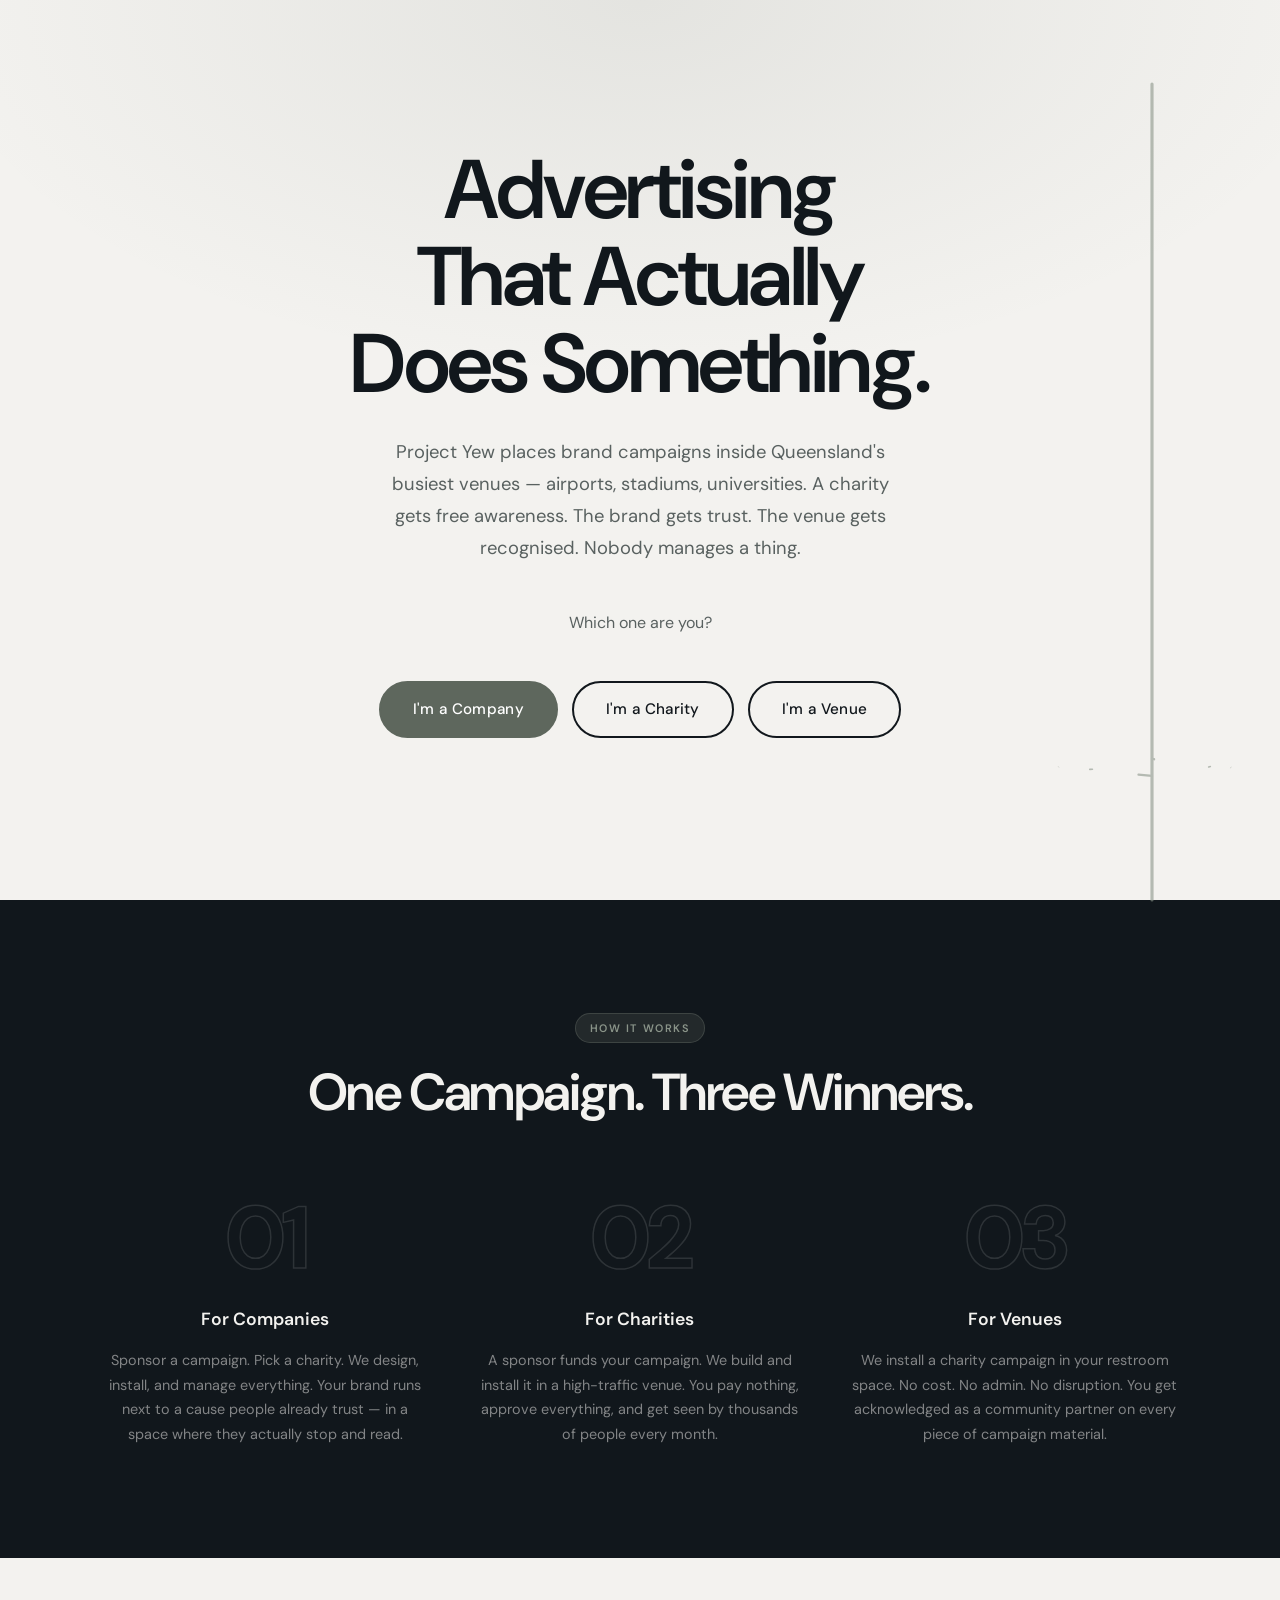
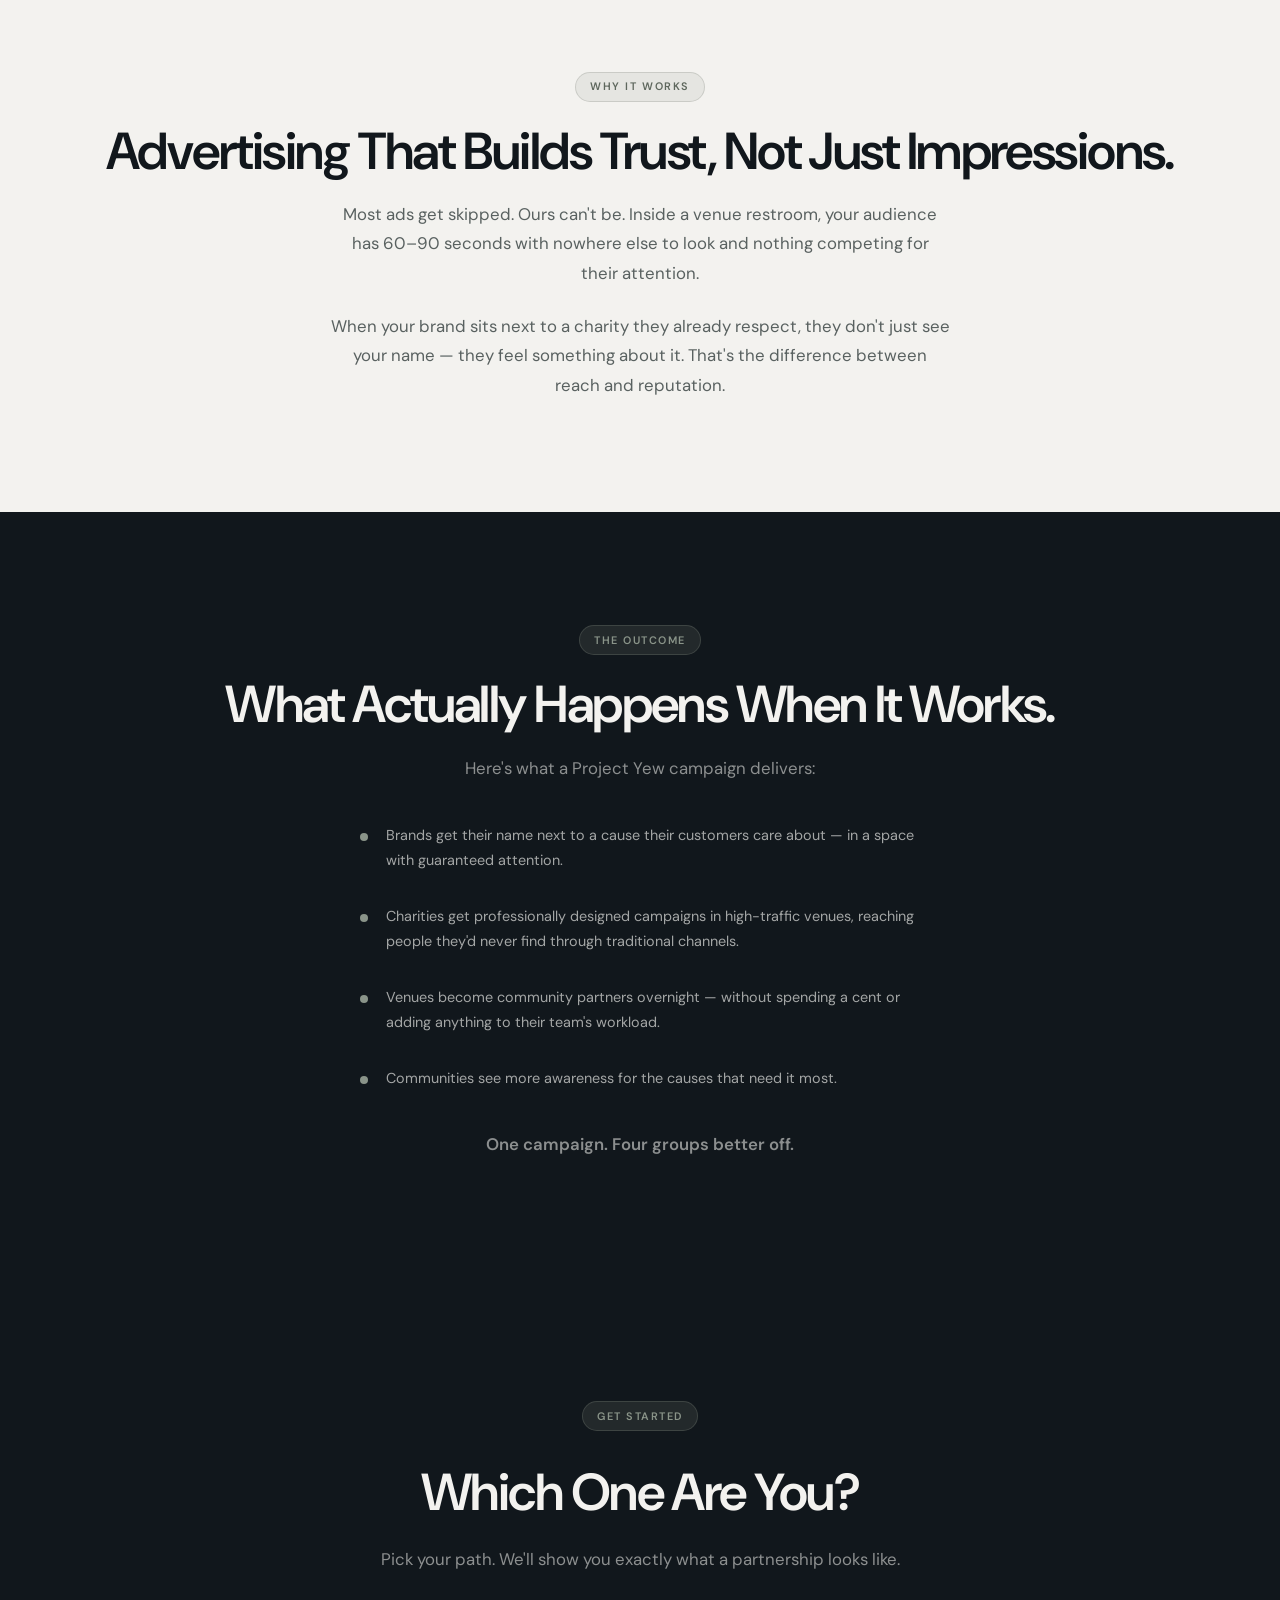
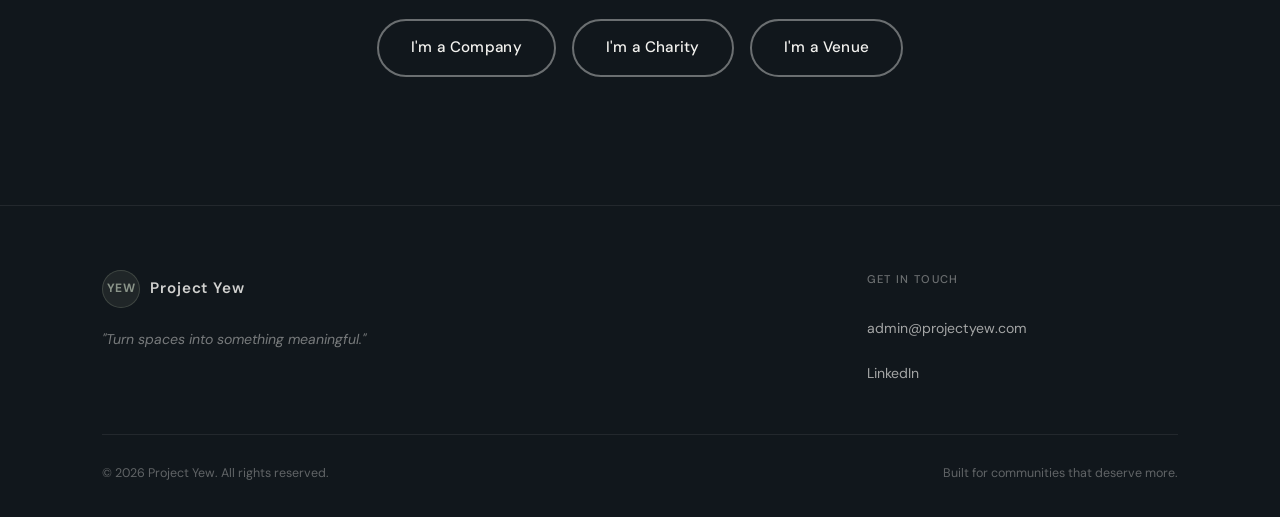
<file: index.html>
<!DOCTYPE html>
<html lang="en">
<head>
  <meta charset="UTF-8" />
  <meta name="viewport" content="width=device-width, initial-scale=1.0" />
  <title>Project Yew — Advertising That Does Something</title>
  <meta name="description" content="Project Yew runs charity-linked advertising campaigns inside Queensland's highest-traffic venues. Brands sponsor it. Charities get free awareness. Venues get recognised." />
  <link rel="preconnect" href="https://fonts.googleapis.com" />
  <link rel="preconnect" href="https://fonts.gstatic.com" crossorigin />
  <link href="https://fonts.googleapis.com/css2?family=DM+Sans:ital,wght@0,300;0,400;0,500;0,600;1,400&display=swap" rel="stylesheet" />
  <link rel="icon" type="image/png" href="favicon.png" />
  <link rel="stylesheet" href="styles.css" />
</head>
<body>


  <!-- ── Hero ───────────────────────────────────── -->
  <section class="hero" style="padding-top:5rem;">
    <div class="container">
      <div class="hero-content">
        <h1 class="hero-title">Advertising That Actually Does Something.</h1>
        <p class="hero-sub">Project Yew places brand campaigns inside Queensland's busiest venues — airports, stadiums, universities. A charity gets free awareness. The brand gets trust. The venue gets recognised. Nobody manages a thing.</p>
        <p class="hero-sub" style="font-size:1rem;margin-bottom:2.75rem;">Which one are you?</p>
        <div class="hero-cta hero-cta-three">
          <a href="brands" class="btn btn-primary">I'm a Company</a>
          <a href="charities" class="btn btn-secondary">I'm a Charity</a>
          <a href="venues" class="btn btn-secondary">I'm a Venue</a>
        </div>
      </div>
    </div>
  </section>

  <!-- ── How it works ───────────────────────────── -->
  <section class="how-section" id="how-it-works">
    <div class="container">
      <span class="label reveal">How It Works</span>
      <h2 class="section-title reveal">One Campaign. Three Winners.</h2>

      <div class="how-grid how-grid-3" data-stagger>
        <div class="how-step reveal">
          <div class="how-number">01</div>
          <h3>For Companies</h3>
          <p>Sponsor a campaign. Pick a charity. We design, install, and manage everything. Your brand runs next to a cause people already trust — in a space where they actually stop and read.</p>
        </div>
        <div class="how-step reveal">
          <div class="how-number">02</div>
          <h3>For Charities</h3>
          <p>A sponsor funds your campaign. We build and install it in a high-traffic venue. You pay nothing, approve everything, and get seen by thousands of people every month.</p>
        </div>
        <div class="how-step reveal">
          <div class="how-number">03</div>
          <h3>For Venues</h3>
          <p>We install a charity campaign in your restroom space. No cost. No admin. No disruption. You get acknowledged as a community partner on every piece of campaign material.</p>
        </div>
      </div>
    </div>
  </section>

  <!-- ── Why Project Yew? ───────────────────────── -->
  <section style="padding:7rem 0;">
    <div class="container">
      <span class="label reveal">Why It Works</span>
      <h2 class="section-title reveal">Advertising That Builds Trust, Not Just Impressions.</h2>
      <p class="section-lead reveal" style="max-width:620px;margin-bottom:1.5rem;">Most ads get skipped. Ours can't be. Inside a venue restroom, your audience has 60–90 seconds with nowhere else to look and nothing competing for their attention.</p>
      <p class="section-lead reveal" style="max-width:620px;">When your brand sits next to a charity they already respect, they don't just see your name — they feel something about it. That's the difference between reach and reputation.</p>
    </div>
  </section>

  <!-- ── Making A Difference Together ──────────── -->
  <section class="section-dark" style="padding:7rem 0;">
    <div class="container">
      <span class="label reveal">The Outcome</span>
      <h2 class="section-title reveal">What Actually Happens When It Works.</h2>
      <p class="section-lead reveal" style="margin-bottom:2.5rem;">Here's what a Project Yew campaign delivers:</p>

      <div class="problem-items" style="max-width:560px;" data-stagger>
        <div class="problem-item reveal">
          <div class="problem-item-dot"></div>
          <div class="problem-item-text">
            <p>Brands get their name next to a cause their customers care about — in a space with guaranteed attention.</p>
          </div>
        </div>
        <div class="problem-item reveal">
          <div class="problem-item-dot"></div>
          <div class="problem-item-text">
            <p>Charities get professionally designed campaigns in high-traffic venues, reaching people they'd never find through traditional channels.</p>
          </div>
        </div>
        <div class="problem-item reveal">
          <div class="problem-item-dot"></div>
          <div class="problem-item-text">
            <p>Venues become community partners overnight — without spending a cent or adding anything to their team's workload.</p>
          </div>
        </div>
        <div class="problem-item reveal">
          <div class="problem-item-dot"></div>
          <div class="problem-item-text">
            <p>Communities see more awareness for the causes that need it most.</p>
          </div>
        </div>
      </div>

      <p class="section-lead reveal" style="margin-top:2.5rem;font-weight:600;">One campaign. Four groups better off.</p>
    </div>
  </section>

  <!-- ── Call to Action ─────────────────────────── -->
  <section class="cta-section">
    <div class="container">
      <span class="label reveal">Get Started</span>
      <h2 class="section-title reveal">Which One Are You?</h2>
      <p class="section-lead reveal">Pick your path. We'll show you exactly what a partnership looks like.</p>
      <div class="cta-btn-group">
        <a href="brands" class="btn btn-outline-white reveal">I'm a Company</a>
        <a href="charities" class="btn btn-outline-white reveal">I'm a Charity</a>
        <a href="venues" class="btn btn-outline-white reveal">I'm a Venue</a>
      </div>
    </div>
  </section>

  <!-- ── Footer ─────────────────────────────────── -->
  <footer>
    <div class="container">
      <div class="footer-inner" style="grid-template-columns:2.25fr 1fr;">
        <div class="footer-brand">
          <div class="footer-logo">
            <div class="footer-logo-fallback">YEW</div>
            <span class="footer-logo-text">Project Yew</span>
          </div>
          <p class="footer-tagline">"Turn spaces into something meaningful."</p>
        </div>
        <div class="footer-col">
          <h4>Get in touch</h4>
          <ul>
            <li><a href="mailto:admin@projectyew.com">admin@projectyew.com</a></li>
            <li><a href="https://www.linkedin.com/company/projectyew" target="_blank" rel="noopener">LinkedIn</a></li>
          </ul>
        </div>
      </div>
      <div class="footer-bottom">
        <p>&copy; 2026 Project Yew. All rights reserved.</p>
        <p>Built for communities that deserve more.</p>
      </div>
    </div>
  </footer>

  <script src="script.js"></script>
</body>
</html>
</file>
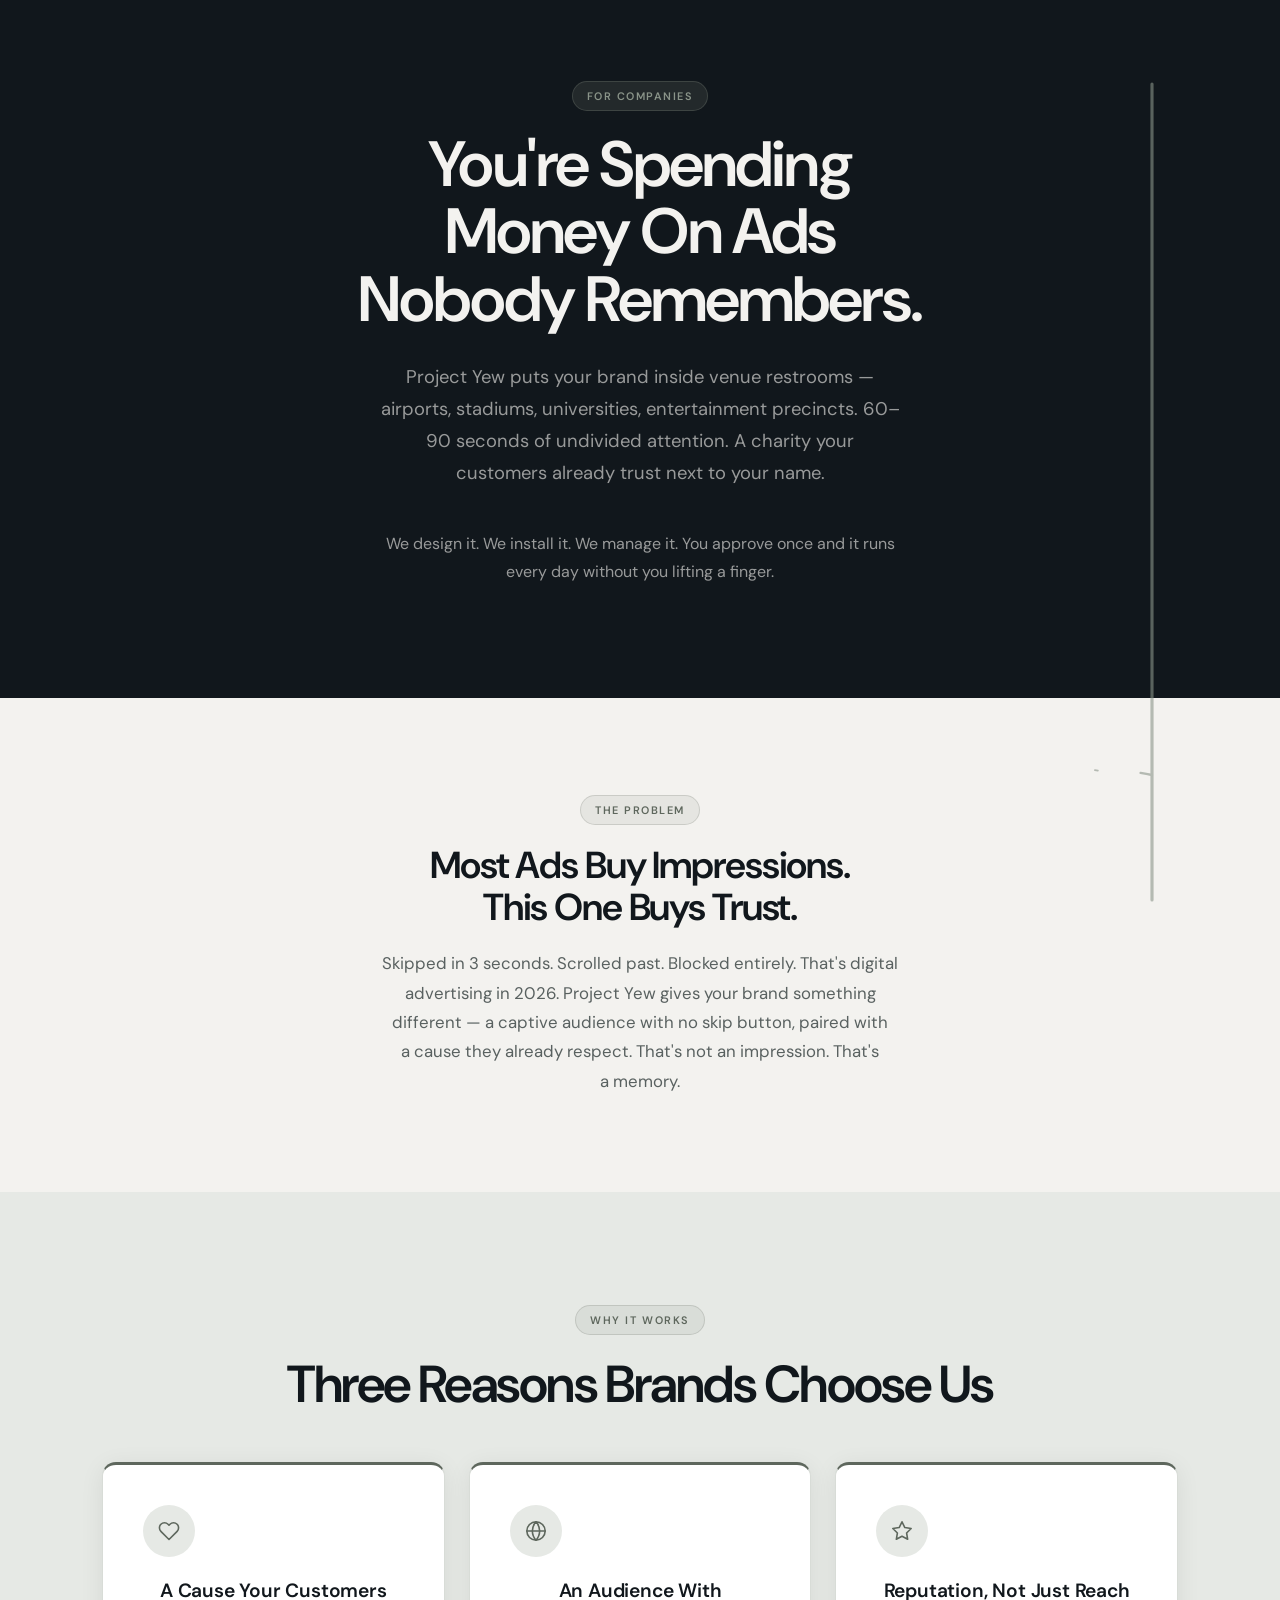
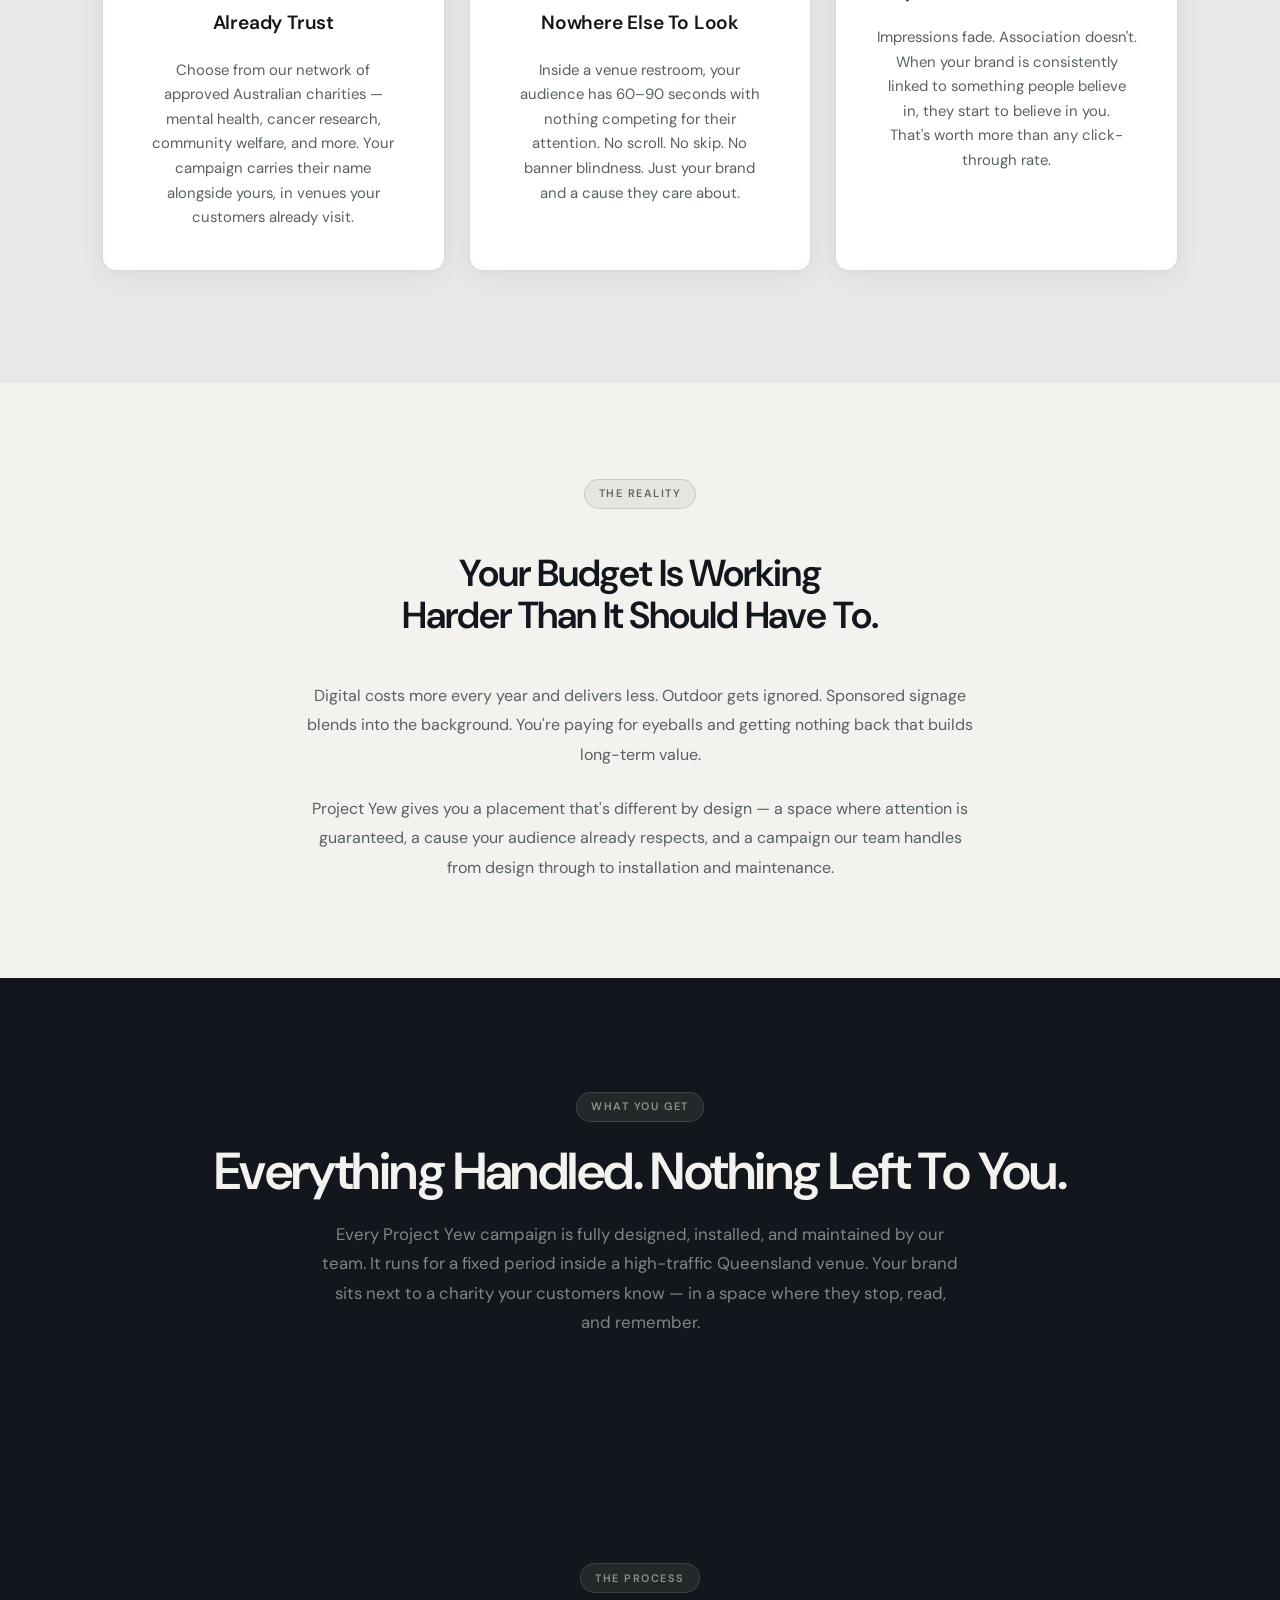
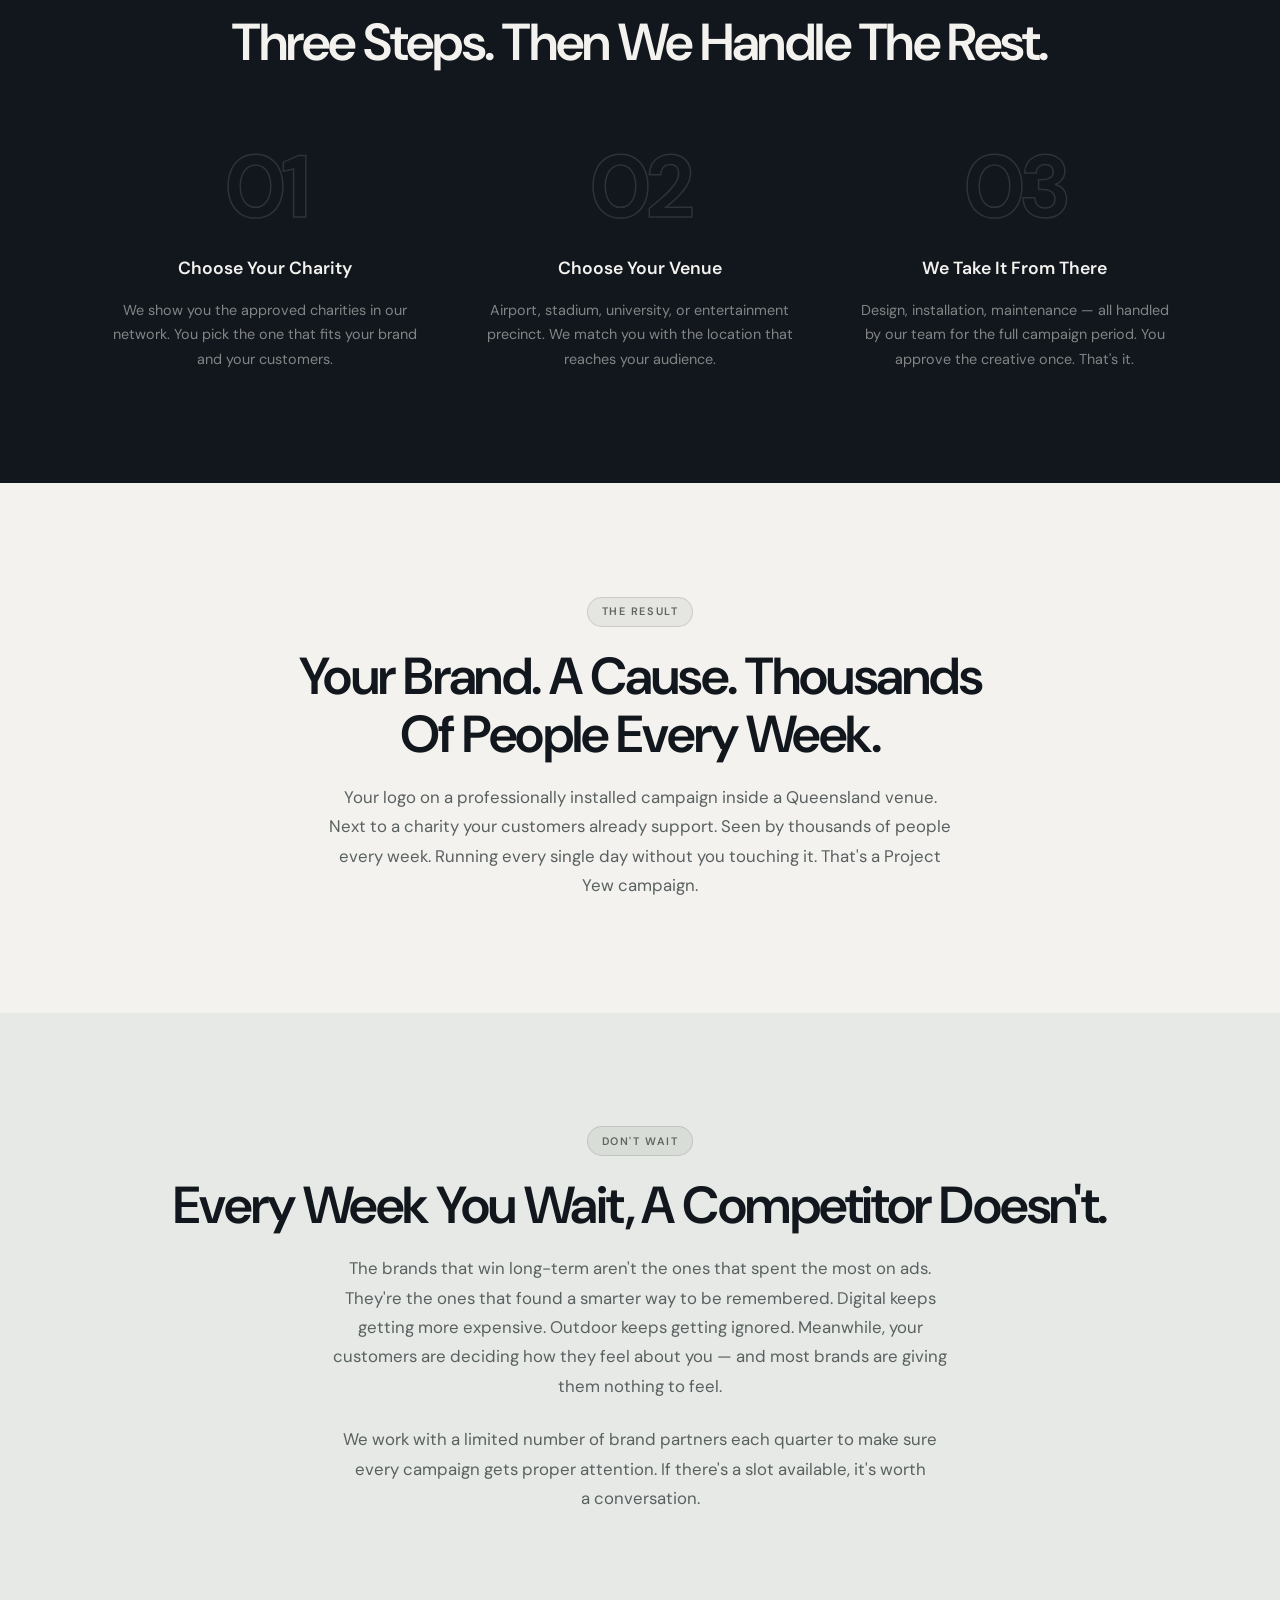
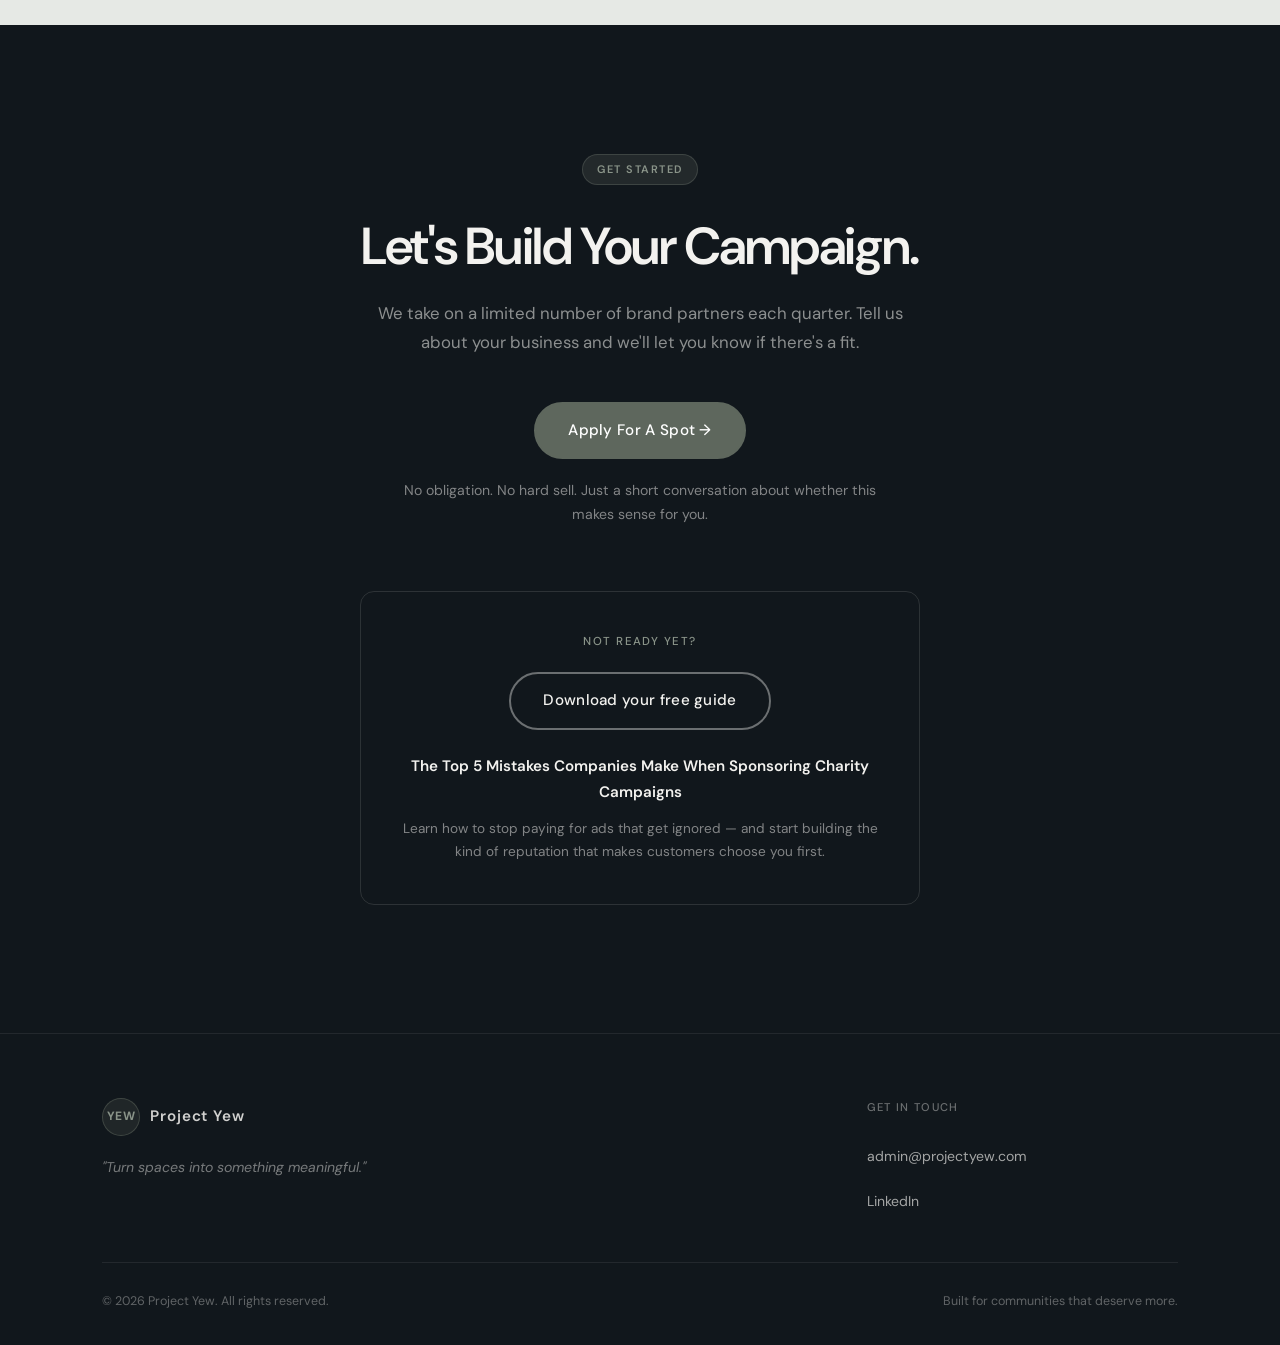
<file: brands.html>
<!DOCTYPE html>
<html lang="en">
<head>
  <meta charset="UTF-8" />
  <meta name="viewport" content="width=device-width, initial-scale=1.0" />
  <title>For Companies — Project Yew</title>
  <meta name="description" content="Stop paying for ads nobody remembers. Project Yew puts your brand inside Queensland's busiest venues next to a charity your customers already trust." />
  <link rel="preconnect" href="https://fonts.googleapis.com" />
  <link rel="preconnect" href="https://fonts.gstatic.com" crossorigin />
  <link href="https://fonts.googleapis.com/css2?family=DM+Sans:ital,wght@0,300;0,400;0,500;0,600;1,400&display=swap" rel="stylesheet" />
  <link rel="icon" type="image/png" href="favicon.png" />
  <link rel="stylesheet" href="styles.css" />
</head>
<body>


  <!-- ── Hero ───────────────────────────────────── -->
  <section class="page-hero" style="padding-top:5rem;">
    <div class="container">
      <div class="page-hero-content">
        <span class="label">For Companies</span>
        <h1 class="hero-title">You're Spending Money On Ads Nobody Remembers.</h1>
        <p class="hero-sub">Project Yew puts your brand inside venue restrooms — airports, stadiums, universities, entertainment precincts. 60–90 seconds of undivided attention. A charity your customers already trust next to your name.</p>
        <p class="hero-sub" style="font-size:1rem;margin-bottom:0;">We design it. We install it. We manage it. You approve once and it runs every day without you lifting a finger.</p>
      </div>
    </div>
  </section>

  <!-- ── The Problem ────────────────────────────── -->
  <section class="problem-section">
    <div class="container">
      <div class="problem-grid">
        <div class="problem-text">
          <span class="label reveal">The Problem</span>
          <h2 class="section-title reveal">Most Ads Buy Impressions. This One Buys Trust.</h2>
          <p class="section-lead reveal">Skipped in 3 seconds. Scrolled past. Blocked entirely. That's digital advertising in 2026. Project Yew gives your brand something different — a captive audience with no skip button, paired with a cause they already respect. That's not an impression. That's a memory.</p>
        </div>
        <div class="problem-visual">
          <div class="problem-visual-inner">
            <div class="pv-circle"></div>
            <div class="pv-circle-sm"></div>
            <div class="pv-circle-xs"></div>
          </div>
        </div>
      </div>
    </div>
  </section>

  <!-- ── Why Partner With Us ────────────────────── -->
  <section style="padding:7rem 0;background-color:var(--sage-light);">
    <div class="container">
      <span class="label reveal">Why It Works</span>
      <h2 class="section-title reveal">Three Reasons Brands Choose Us</h2>

      <div class="audience-grid" style="margin-top:3rem;" data-stagger>
        <div class="audience-card reveal">
          <div class="audience-card-icon">
            <svg viewBox="0 0 24 24"><path d="M20.84 4.61a5.5 5.5 0 0 0-7.78 0L12 5.67l-1.06-1.06a5.5 5.5 0 0 0-7.78 7.78l1.06 1.06L12 21.23l7.78-7.78 1.06-1.06a5.5 5.5 0 0 0 0-7.78z"/></svg>
          </div>
          <h3>A Cause Your Customers Already Trust</h3>
          <p>Choose from our network of approved Australian charities — mental health, cancer research, community welfare, and more. Your campaign carries their name alongside yours, in venues your customers already visit.</p>
        </div>
        <div class="audience-card reveal">
          <div class="audience-card-icon">
            <svg viewBox="0 0 24 24"><circle cx="12" cy="12" r="10"/><line x1="2" y1="12" x2="22" y2="12"/><path d="M12 2a15.3 15.3 0 0 1 4 10 15.3 15.3 0 0 1-4 10 15.3 15.3 0 0 1-4-10 15.3 15.3 0 0 1 4-10z"/></svg>
          </div>
          <h3>An Audience With Nowhere Else To Look</h3>
          <p>Inside a venue restroom, your audience has 60–90 seconds with nothing competing for their attention. No scroll. No skip. No banner blindness. Just your brand and a cause they care about.</p>
        </div>
        <div class="audience-card reveal">
          <div class="audience-card-icon">
            <svg viewBox="0 0 24 24"><polygon points="12 2 15.09 8.26 22 9.27 17 14.14 18.18 21.02 12 17.77 5.82 21.02 7 14.14 2 9.27 8.91 8.26 12 2"/></svg>
          </div>
          <h3>Reputation, Not Just Reach</h3>
          <p>Impressions fade. Association doesn't. When your brand is consistently linked to something people believe in, they start to believe in you. That's worth more than any click-through rate.</p>
        </div>
      </div>
    </div>
  </section>

  <!-- ── The Reality ────────────────────────────── -->
  <section class="story-section">
    <div class="container">
      <div class="story-grid">
        <div class="story-text">
          <span class="label reveal">The Reality</span>
          <h2 class="section-title reveal" style="font-size:clamp(1.7rem,3vw,2.35rem);">Your Budget Is Working Harder Than It Should Have To.</h2>
          <p class="reveal">Digital costs more every year and delivers less. Outdoor gets ignored. Sponsored signage blends into the background. You're paying for eyeballs and getting nothing back that builds long-term value.</p>
          <p class="reveal">Project Yew gives you a placement that's different by design — a space where attention is guaranteed, a cause your audience already respects, and a campaign our team handles from design through to installation and maintenance.</p>
        </div>
        <div class="story-visual">
          <div class="story-visual-tree">
            <div class="tree-canopy"></div>
            <div class="tree-trunk"></div>
          </div>
        </div>
      </div>
    </div>
  </section>

  <!-- ── What You Get ───────────────────────────── -->
  <section class="benefits-section">
    <div class="container">
      <span class="label reveal">What You Get</span>
      <h2 class="section-title reveal">Everything Handled. Nothing Left To You.</h2>
      <p class="section-lead reveal" style="max-width:660px;">Every Project Yew campaign is fully designed, installed, and maintained by our team. It runs for a fixed period inside a high-traffic Queensland venue. Your brand sits next to a charity your customers know — in a space where they stop, read, and remember.</p>
    </div>
  </section>

  <!-- ── The Process ────────────────────────────── -->
  <section class="how-section">
    <div class="container">
      <span class="label reveal">The Process</span>
      <h2 class="section-title reveal">Three Steps. Then We Handle The Rest.</h2>

      <div class="how-grid how-grid-3" data-stagger>
        <div class="how-step reveal">
          <div class="how-number">01</div>
          <h3>Choose Your Charity</h3>
          <p>We show you the approved charities in our network. You pick the one that fits your brand and your customers.</p>
        </div>
        <div class="how-step reveal">
          <div class="how-number">02</div>
          <h3>Choose Your Venue</h3>
          <p>Airport, stadium, university, or entertainment precinct. We match you with the location that reaches your audience.</p>
        </div>
        <div class="how-step reveal">
          <div class="how-number">03</div>
          <h3>We Take It From There</h3>
          <p>Design, installation, maintenance — all handled by our team for the full campaign period. You approve the creative once. That's it.</p>
        </div>
      </div>
    </div>
  </section>

  <!-- ── The Result ─────────────────────────────── -->
  <section class="story-section" style="padding:7rem 0;">
    <div class="container">
      <span class="label reveal">The Result</span>
      <h2 class="section-title reveal">Your Brand. A Cause. Thousands Of People Every Week.</h2>
      <p class="section-lead reveal" style="max-width:640px;">Your logo on a professionally installed campaign inside a Queensland venue. Next to a charity your customers already support. Seen by thousands of people every week. Running every single day without you touching it. That's a Project Yew campaign.</p>
    </div>
  </section>

  <!-- ── The Cost of Waiting ────────────────────── -->
  <section style="padding:7rem 0;background-color:var(--sage-light);">
    <div class="container">
      <span class="label reveal">Don't Wait</span>
      <h2 class="section-title reveal">Every Week You Wait, A Competitor Doesn't.</h2>
      <p class="section-lead reveal" style="max-width:620px;">The brands that win long-term aren't the ones that spent the most on ads. They're the ones that found a smarter way to be remembered. Digital keeps getting more expensive. Outdoor keeps getting ignored. Meanwhile, your customers are deciding how they feel about you — and most brands are giving them nothing to feel.</p>
      <p class="section-lead reveal" style="max-width:620px;margin-top:1.5rem;">We work with a limited number of brand partners each quarter to make sure every campaign gets proper attention. If there's a slot available, it's worth a conversation.</p>
    </div>
  </section>

  <!-- ── CTA ────────────────────────────────────── -->
  <section class="cta-section">
    <div class="container">
      <span class="label reveal">Get Started</span>
      <h2 class="section-title reveal">Let's Build Your Campaign.</h2>
      <p class="section-lead reveal">We take on a limited number of brand partners each quarter. Tell us about your business and we'll let you know if there's a fit.</p>
      <div class="cta-btn-group" style="margin-bottom:1.25rem;">
        <a href="contact" class="btn btn-primary reveal" style="background-color:var(--sage);border-color:var(--sage);color:#fff;">Apply For A Spot &rarr;</a>
      </div>
      <p class="reveal" style="font-size:0.88rem;color:rgba(243,242,239,0.5);max-width:500px;margin:0 auto 4rem;">No obligation. No hard sell. Just a short conversation about whether this makes sense for you.</p>

      <!-- Secondary CTA -->
      <div class="reveal" style="border:1px solid rgba(243,242,239,0.12);border-radius:var(--radius);padding:2.5rem;max-width:560px;margin:0 auto;text-align:center;">
        <p style="font-size:0.72rem;font-weight:500;letter-spacing:0.13em;text-transform:uppercase;color:var(--sage-mid);margin-bottom:1.25rem;">Not Ready Yet?</p>
        <a href="contact" class="btn btn-outline-white" style="margin-bottom:1.5rem;">Download your free guide</a>
        <p style="font-size:0.95rem;font-weight:600;color:var(--bg);margin-bottom:0.75rem;">The Top 5 Mistakes Companies Make When Sponsoring Charity Campaigns</p>
        <p style="font-size:0.85rem;color:rgba(243,242,239,0.5);line-height:1.7;">Learn how to stop paying for ads that get ignored — and start building the kind of reputation that makes customers choose you first.</p>
      </div>
    </div>
  </section>

  <!-- ── Footer ─────────────────────────────────── -->
  <footer>
    <div class="container">
      <div class="footer-inner" style="grid-template-columns:2.25fr 1fr;">
        <div class="footer-brand">
          <div class="footer-logo">
            <div class="footer-logo-fallback">YEW</div>
            <span class="footer-logo-text">Project Yew</span>
          </div>
          <p class="footer-tagline">"Turn spaces into something meaningful."</p>
        </div>
        <div class="footer-col">
          <h4>Get in touch</h4>
          <ul>
            <li><a href="mailto:admin@projectyew.com">admin@projectyew.com</a></li>
            <li><a href="https://www.linkedin.com/company/projectyew" target="_blank" rel="noopener">LinkedIn</a></li>
          </ul>
        </div>
      </div>
      <div class="footer-bottom">
        <p>&copy; 2026 Project Yew. All rights reserved.</p>
        <p>Built for communities that deserve more.</p>
      </div>
    </div>
  </footer>

  <script src="script.js"></script>
</body>
</html>
</file>
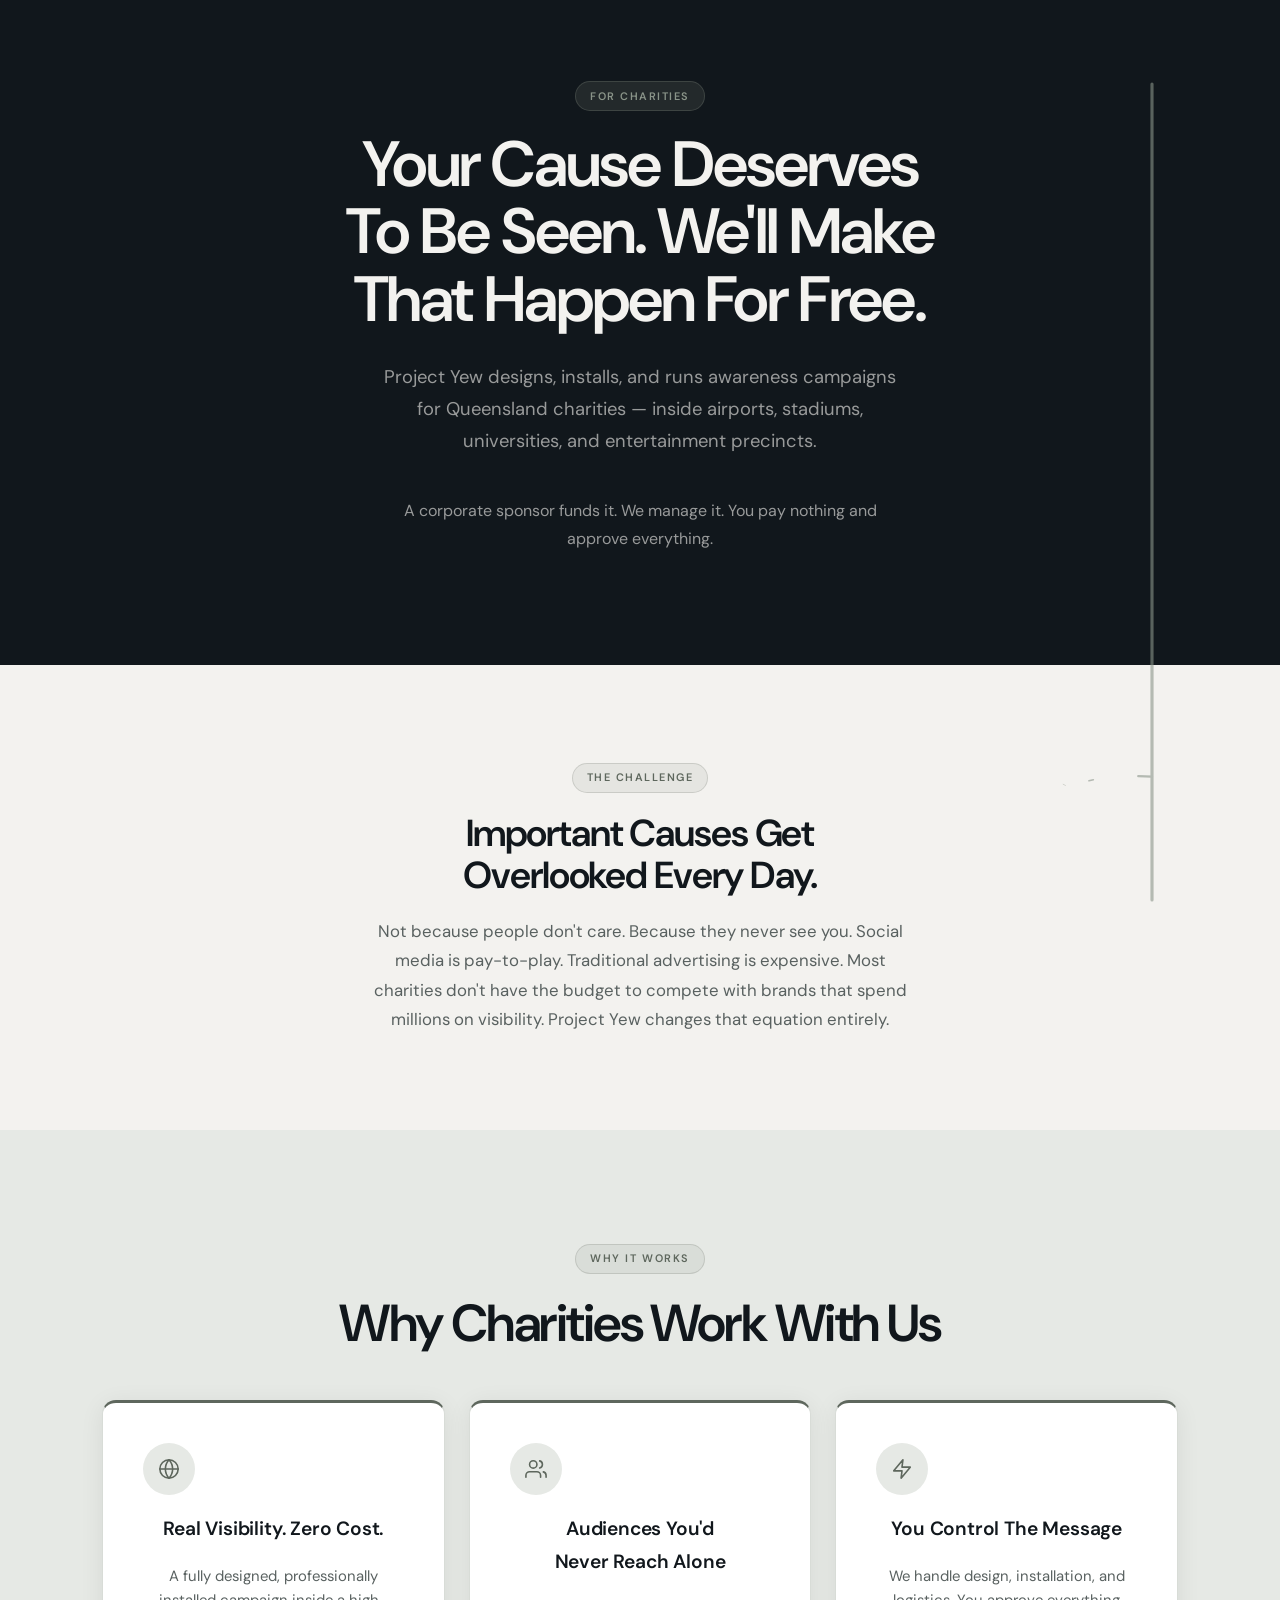
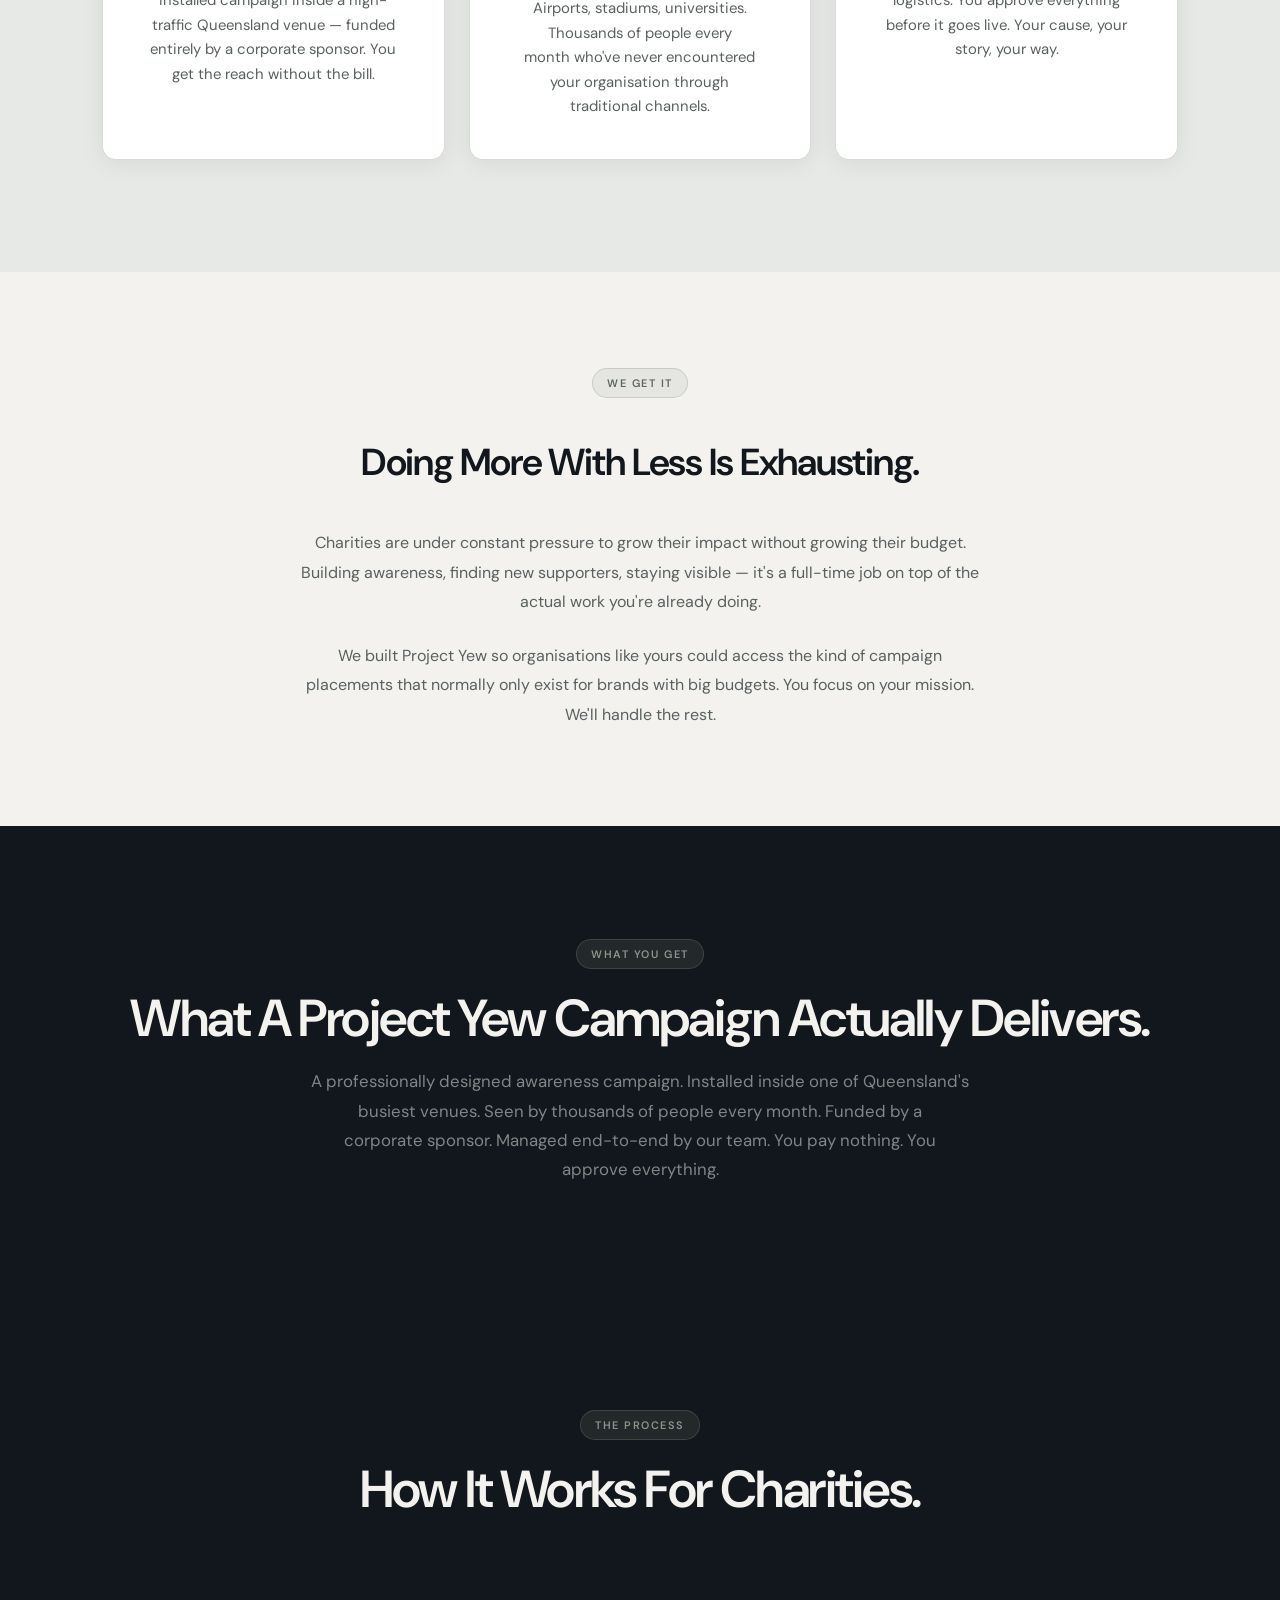
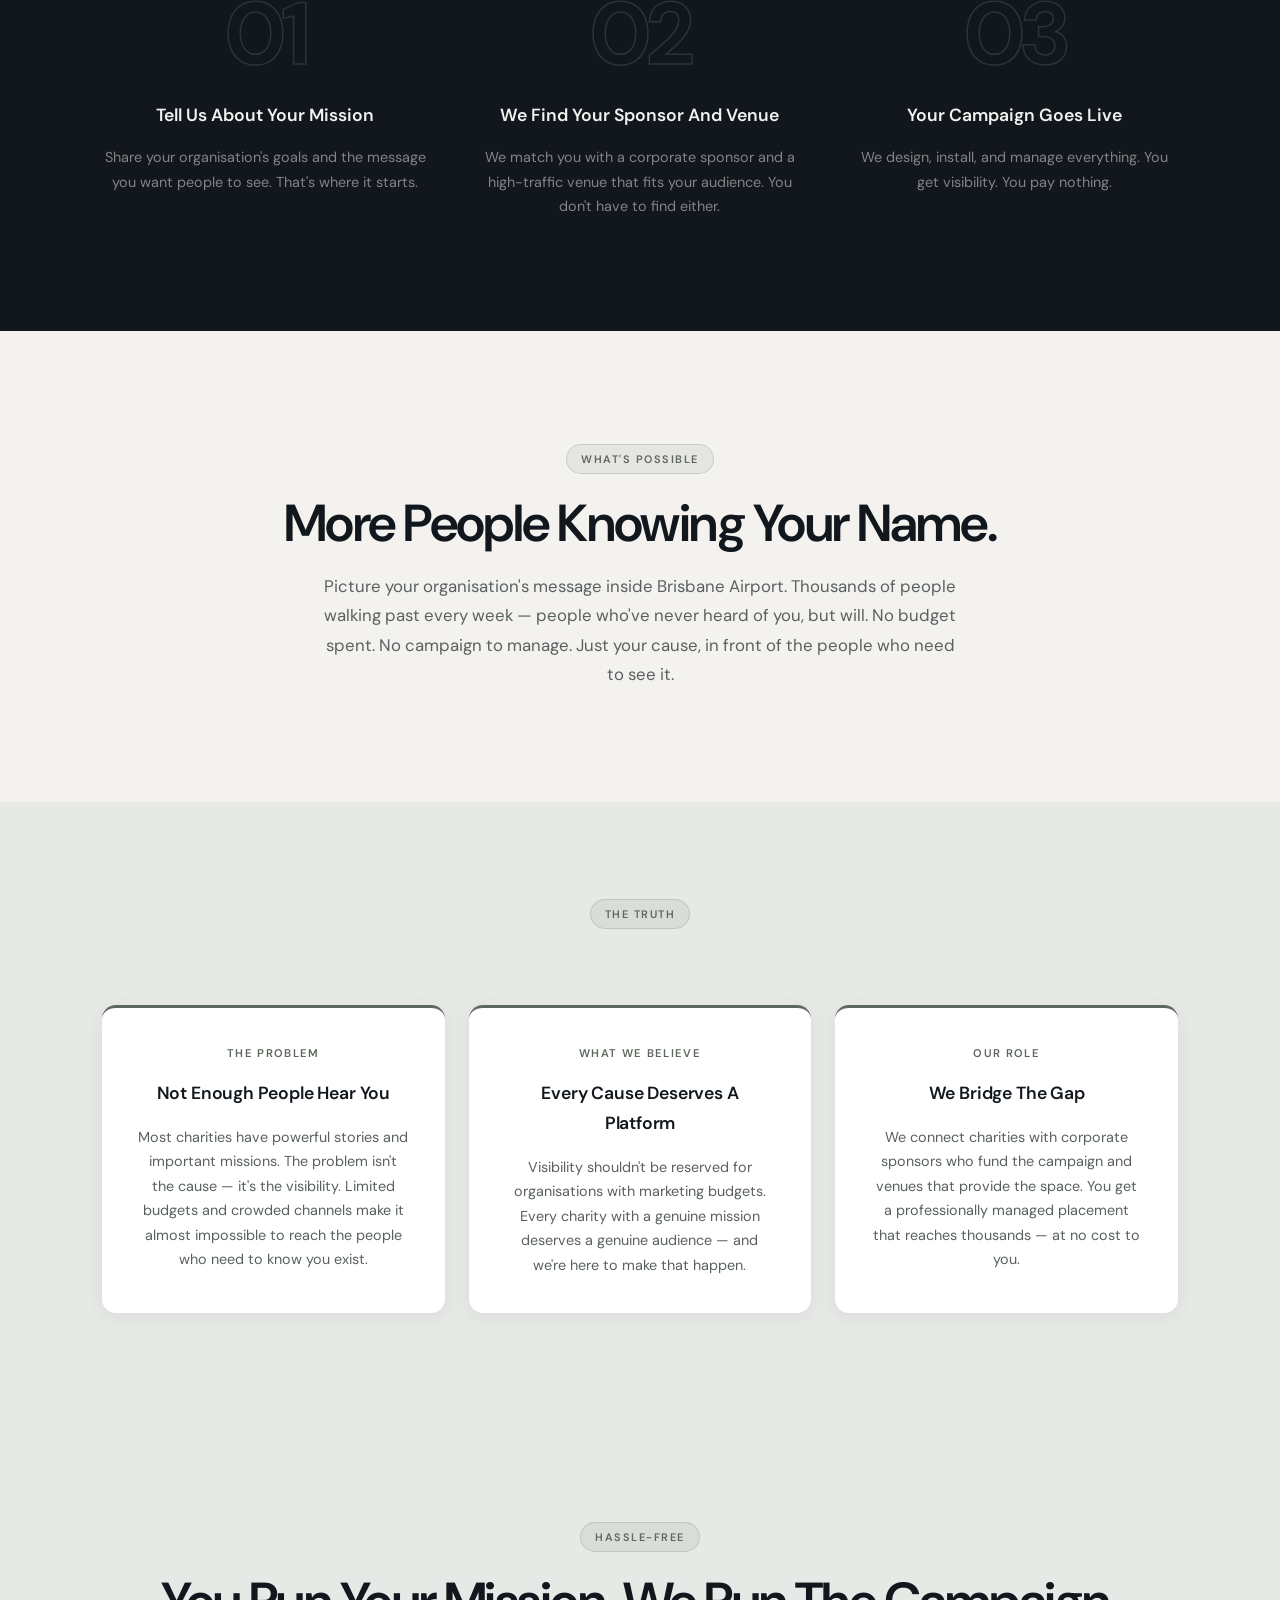
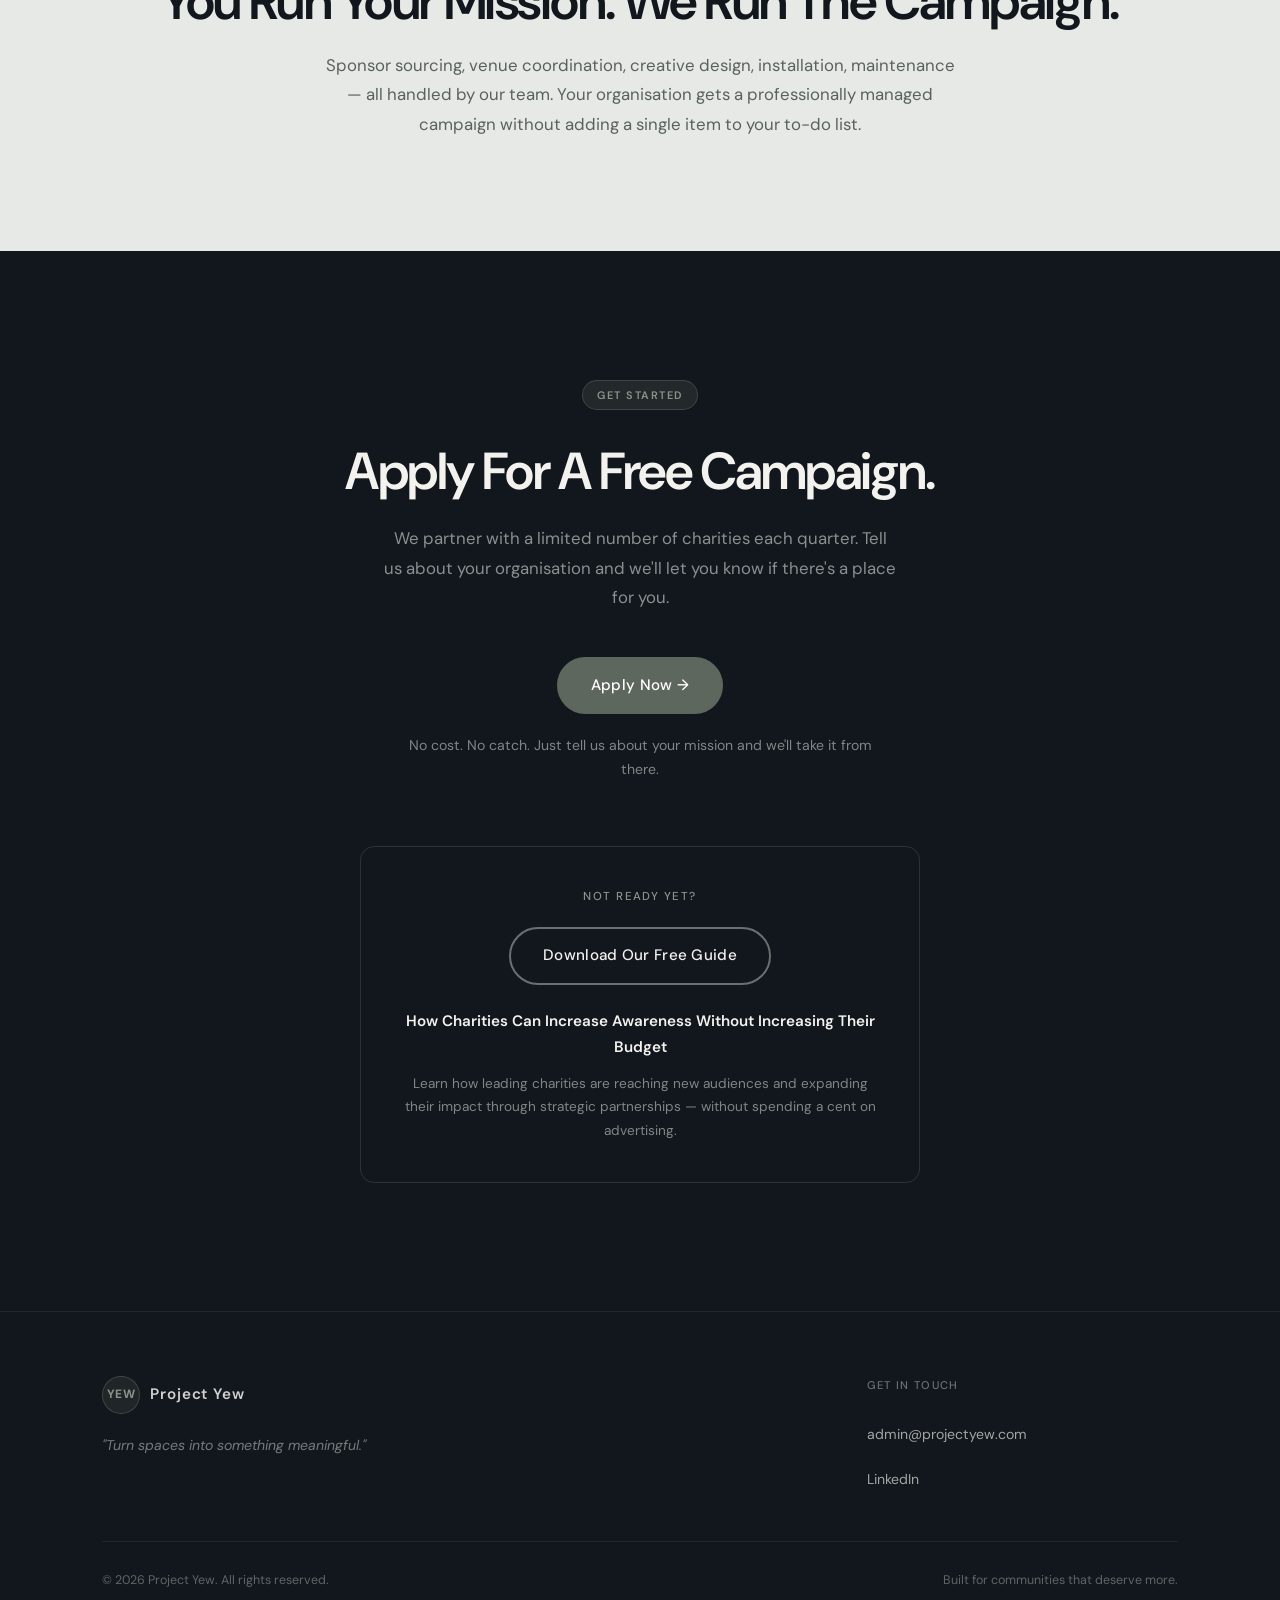
<file: charities.html>
<!DOCTYPE html>
<html lang="en">
<head>
  <meta charset="UTF-8" />
  <meta name="viewport" content="width=device-width, initial-scale=1.0" />
  <title>For Charities — Project Yew</title>
  <meta name="description" content="Project Yew designs, installs, and runs awareness campaigns for Queensland charities — for free. A corporate sponsor funds it. We manage it. You pay nothing." />
  <link rel="preconnect" href="https://fonts.googleapis.com" />
  <link rel="preconnect" href="https://fonts.gstatic.com" crossorigin />
  <link href="https://fonts.googleapis.com/css2?family=DM+Sans:ital,wght@0,300;0,400;0,500;0,600;1,400&display=swap" rel="stylesheet" />
  <link rel="icon" type="image/png" href="favicon.png" />
  <link rel="stylesheet" href="styles.css" />
</head>
<body>


  <!-- ── Hero ───────────────────────────────────── -->
  <section class="page-hero" style="padding-top:5rem;">
    <div class="container">
      <div class="page-hero-content">
        <span class="label">For Charities</span>
        <h1 class="hero-title">Your Cause Deserves To Be Seen. We'll Make That Happen For Free.</h1>
        <p class="hero-sub">Project Yew designs, installs, and runs awareness campaigns for Queensland charities — inside airports, stadiums, universities, and entertainment precincts.</p>
        <p class="hero-sub" style="font-size:1rem;margin-bottom:0;">A corporate sponsor funds it. We manage it. You pay nothing and approve everything.</p>
      </div>
    </div>
  </section>

  <!-- ── The Challenge ─────────────────────────── -->
  <section class="problem-section">
    <div class="container">
      <div class="problem-grid">
        <div class="problem-text">
          <span class="label reveal">The Challenge</span>
          <h2 class="section-title reveal">Important Causes Get Overlooked Every Day.</h2>
          <p class="section-lead reveal">Not because people don't care. Because they never see you. Social media is pay-to-play. Traditional advertising is expensive. Most charities don't have the budget to compete with brands that spend millions on visibility. Project Yew changes that equation entirely.</p>
        </div>
        <div class="problem-visual">
          <div class="problem-visual-inner">
            <div class="pv-circle"></div>
            <div class="pv-circle-sm"></div>
            <div class="pv-circle-xs"></div>
          </div>
        </div>
      </div>
    </div>
  </section>

  <!-- ── Why Charities Partner With Us ─────────── -->
  <section style="padding:7rem 0;background-color:var(--sage-light);">
    <div class="container">
      <span class="label reveal">Why It Works</span>
      <h2 class="section-title reveal">Why Charities Work With Us</h2>

      <div class="audience-grid" style="margin-top:3rem;" data-stagger>
        <div class="audience-card reveal">
          <div class="audience-card-icon">
            <svg viewBox="0 0 24 24"><circle cx="12" cy="12" r="10"/><line x1="2" y1="12" x2="22" y2="12"/><path d="M12 2a15.3 15.3 0 0 1 4 10 15.3 15.3 0 0 1-4 10 15.3 15.3 0 0 1-4-10 15.3 15.3 0 0 1 4-10z"/></svg>
          </div>
          <h3>Real Visibility. Zero Cost.</h3>
          <p>A fully designed, professionally installed campaign inside a high-traffic Queensland venue — funded entirely by a corporate sponsor. You get the reach without the bill.</p>
        </div>
        <div class="audience-card reveal">
          <div class="audience-card-icon">
            <svg viewBox="0 0 24 24"><path d="M17 21v-2a4 4 0 0 0-4-4H5a4 4 0 0 0-4 4v2"/><circle cx="9" cy="7" r="4"/><path d="M23 21v-2a4 4 0 0 0-3-3.87"/><path d="M16 3.13a4 4 0 0 1 0 7.75"/></svg>
          </div>
          <h3>Audiences You'd Never Reach Alone</h3>
          <p>Airports, stadiums, universities. Thousands of people every month who've never encountered your organisation through traditional channels.</p>
        </div>
        <div class="audience-card reveal">
          <div class="audience-card-icon">
            <svg viewBox="0 0 24 24"><polygon points="13 2 3 14 12 14 11 22 21 10 12 10 13 2"/></svg>
          </div>
          <h3>You Control The Message</h3>
          <p>We handle design, installation, and logistics. You approve everything before it goes live. Your cause, your story, your way.</p>
        </div>
      </div>
    </div>
  </section>

  <!-- ── We Get It ──────────────────────────────── -->
  <section class="story-section">
    <div class="container">
      <div class="story-grid">
        <div class="story-text">
          <span class="label reveal">We Get It</span>
          <h2 class="section-title reveal" style="font-size:clamp(1.7rem,3vw,2.35rem);">Doing More With Less Is Exhausting.</h2>
          <p class="reveal">Charities are under constant pressure to grow their impact without growing their budget. Building awareness, finding new supporters, staying visible — it's a full-time job on top of the actual work you're already doing.</p>
          <p class="reveal">We built Project Yew so organisations like yours could access the kind of campaign placements that normally only exist for brands with big budgets. You focus on your mission. We'll handle the rest.</p>
        </div>
        <div class="story-visual">
          <div class="story-visual-tree">
            <div class="tree-canopy"></div>
            <div class="tree-trunk"></div>
          </div>
        </div>
      </div>
    </div>
  </section>

  <!-- ── What A Campaign Delivers ──────────────── -->
  <section class="benefits-section">
    <div class="container">
      <span class="label reveal">What You Get</span>
      <h2 class="section-title reveal">What A Project Yew Campaign Actually Delivers.</h2>
      <p class="section-lead reveal" style="max-width:660px;">A professionally designed awareness campaign. Installed inside one of Queensland's busiest venues. Seen by thousands of people every month. Funded by a corporate sponsor. Managed end-to-end by our team. You pay nothing. You approve everything.</p>
    </div>
  </section>

  <!-- ── The Process ────────────────────────────── -->
  <section class="how-section">
    <div class="container">
      <span class="label reveal">The Process</span>
      <h2 class="section-title reveal">How It Works For Charities.</h2>

      <div class="how-grid how-grid-3" data-stagger>
        <div class="how-step reveal">
          <div class="how-number">01</div>
          <h3>Tell Us About Your Mission</h3>
          <p>Share your organisation's goals and the message you want people to see. That's where it starts.</p>
        </div>
        <div class="how-step reveal">
          <div class="how-number">02</div>
          <h3>We Find Your Sponsor And Venue</h3>
          <p>We match you with a corporate sponsor and a high-traffic venue that fits your audience. You don't have to find either.</p>
        </div>
        <div class="how-step reveal">
          <div class="how-number">03</div>
          <h3>Your Campaign Goes Live</h3>
          <p>We design, install, and manage everything. You get visibility. You pay nothing.</p>
        </div>
      </div>
    </div>
  </section>

  <!-- ── What's Possible ───────────────────────── -->
  <section class="story-section" style="padding:7rem 0;">
    <div class="container">
      <span class="label reveal">What's Possible</span>
      <h2 class="section-title reveal">More People Knowing Your Name.</h2>
      <p class="section-lead reveal" style="max-width:640px;">Picture your organisation's message inside Brisbane Airport. Thousands of people walking past every week — people who've never heard of you, but will. No budget spent. No campaign to manage. Just your cause, in front of the people who need to see it.</p>
    </div>
  </section>

  <!-- ── Three-Part Belief Block ────────────────── -->
  <section class="values-section">
    <div class="container">
      <span class="label reveal">The Truth</span>
      <h2 class="section-title reveal" style="opacity:0;" aria-hidden="true"></h2>

      <div class="values-grid" data-stagger>
        <div class="value-card reveal">
          <div class="value-number">The Problem</div>
          <h3>Not Enough People Hear You</h3>
          <p>Most charities have powerful stories and important missions. The problem isn't the cause — it's the visibility. Limited budgets and crowded channels make it almost impossible to reach the people who need to know you exist.</p>
        </div>
        <div class="value-card reveal">
          <div class="value-number">What We Believe</div>
          <h3>Every Cause Deserves A Platform</h3>
          <p>Visibility shouldn't be reserved for organisations with marketing budgets. Every charity with a genuine mission deserves a genuine audience — and we're here to make that happen.</p>
        </div>
        <div class="value-card reveal">
          <div class="value-number">Our Role</div>
          <h3>We Bridge The Gap</h3>
          <p>We connect charities with corporate sponsors who fund the campaign and venues that provide the space. You get a professionally managed placement that reaches thousands — at no cost to you.</p>
        </div>
      </div>
    </div>
  </section>

  <!-- ── You Run Your Mission ───────────────────── -->
  <section style="padding:7rem 0;background-color:var(--sage-light);">
    <div class="container">
      <span class="label reveal">Hassle-Free</span>
      <h2 class="section-title reveal">You Run Your Mission. We Run The Campaign.</h2>
      <p class="section-lead reveal" style="max-width:640px;">Sponsor sourcing, venue coordination, creative design, installation, maintenance — all handled by our team. Your organisation gets a professionally managed campaign without adding a single item to your to-do list.</p>
    </div>
  </section>

  <!-- ── CTA ────────────────────────────────────── -->
  <section class="cta-section">
    <div class="container">
      <span class="label reveal">Get Started</span>
      <h2 class="section-title reveal">Apply For A Free Campaign.</h2>
      <p class="section-lead reveal">We partner with a limited number of charities each quarter. Tell us about your organisation and we'll let you know if there's a place for you.</p>
      <div class="cta-btn-group" style="margin-bottom:1.25rem;">
        <a href="contact" class="btn btn-primary reveal" style="background-color:var(--sage);border-color:var(--sage);color:#fff;">Apply Now &rarr;</a>
      </div>
      <p class="reveal" style="font-size:0.88rem;color:rgba(243,242,239,0.5);max-width:500px;margin:0 auto 4rem;">No cost. No catch. Just tell us about your mission and we'll take it from there.</p>

      <!-- Secondary CTA -->
      <div class="reveal" style="border:1px solid rgba(243,242,239,0.12);border-radius:var(--radius);padding:2.5rem;max-width:560px;margin:0 auto;text-align:center;">
        <p style="font-size:0.72rem;font-weight:500;letter-spacing:0.13em;text-transform:uppercase;color:var(--sage-mid);margin-bottom:1.25rem;">Not Ready Yet?</p>
        <a href="contact" class="btn btn-outline-white" style="margin-bottom:1.5rem;">Download Our Free Guide</a>
        <p style="font-size:0.95rem;font-weight:600;color:var(--bg);margin-bottom:0.75rem;">How Charities Can Increase Awareness Without Increasing Their Budget</p>
        <p style="font-size:0.85rem;color:rgba(243,242,239,0.5);line-height:1.7;">Learn how leading charities are reaching new audiences and expanding their impact through strategic partnerships — without spending a cent on advertising.</p>
      </div>
    </div>
  </section>

  <!-- ── Footer ─────────────────────────────────── -->
  <footer>
    <div class="container">
      <div class="footer-inner" style="grid-template-columns:2.25fr 1fr;">
        <div class="footer-brand">
          <div class="footer-logo">
            <div class="footer-logo-fallback">YEW</div>
            <span class="footer-logo-text">Project Yew</span>
          </div>
          <p class="footer-tagline">"Turn spaces into something meaningful."</p>
        </div>
        <div class="footer-col">
          <h4>Get in touch</h4>
          <ul>
            <li><a href="mailto:admin@projectyew.com">admin@projectyew.com</a></li>
            <li><a href="https://www.linkedin.com/company/projectyew" target="_blank" rel="noopener">LinkedIn</a></li>
          </ul>
        </div>
      </div>
      <div class="footer-bottom">
        <p>&copy; 2026 Project Yew. All rights reserved.</p>
        <p>Built for communities that deserve more.</p>
      </div>
    </div>
  </footer>

  <script src="script.js"></script>
</body>
</html>
</file>
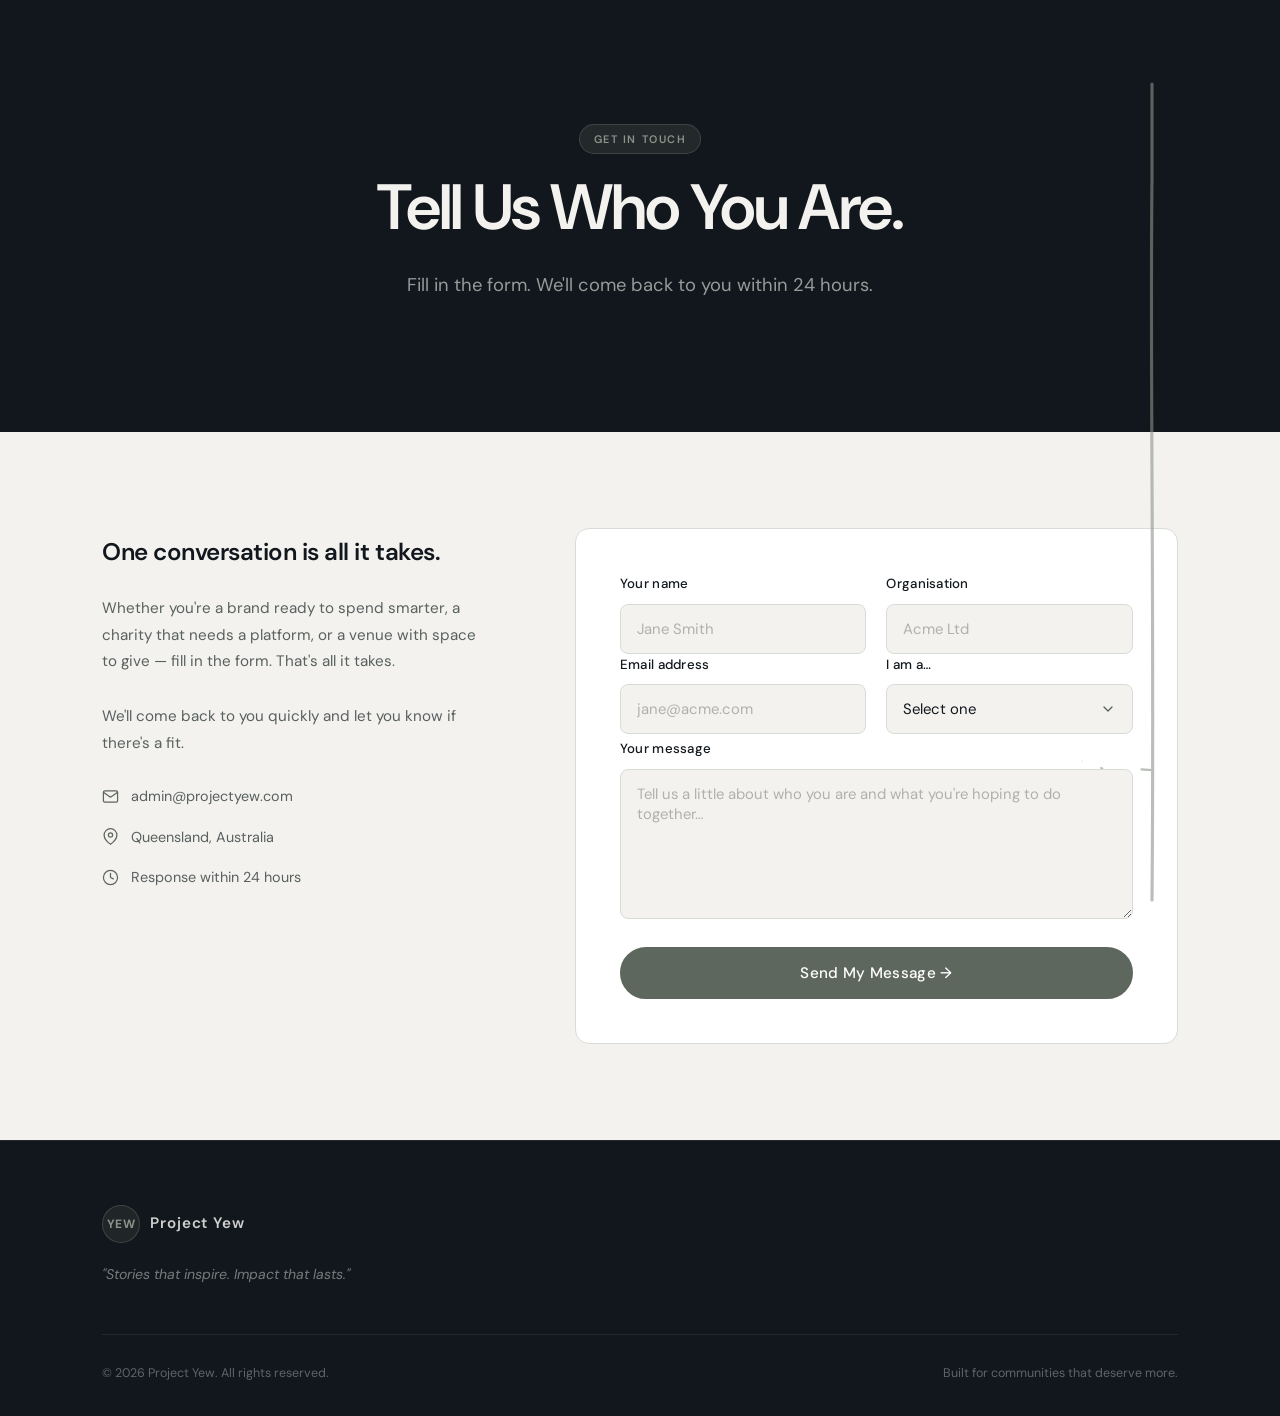
<file: contact.html>
<!DOCTYPE html>
<html lang="en">
<head>
  <meta charset="UTF-8" />
  <meta name="viewport" content="width=device-width, initial-scale=1.0" />
  <title>Contact — Project Yew</title>
  <meta name="description" content="Let's plant something together. Get in touch with Project Yew — whether you're a brand, charity, or venue ready to be part of something that matters." />
  <link rel="preconnect" href="https://fonts.googleapis.com" />
  <link rel="preconnect" href="https://fonts.gstatic.com" crossorigin />
  <link href="https://fonts.googleapis.com/css2?family=DM+Sans:ital,wght@0,300;0,400;0,500;0,600;1,400&display=swap" rel="stylesheet" />
  <link rel="icon" type="image/png" href="favicon.png" />
  <link rel="stylesheet" href="styles.css" />
</head>
<body>


  <!-- ── Hero ───────────────────────────────────── -->
  <section class="page-hero" style="min-height:48vh;padding-top:5rem;padding-bottom:3rem;">
    <div class="container">
      <div class="page-hero-content">
        <span class="label">Get in touch</span>
        <h1 class="hero-title">Tell Us Who You Are.</h1>
        <p class="hero-sub">Fill in the form. We'll come back to you within 24 hours.</p>
      </div>
    </div>
  </section>

  <!-- ── Contact section ───────────────────────── -->
  <section class="contact-section">
    <div class="container">
      <div class="contact-grid">

        <!-- Info panel -->
        <div class="contact-info reveal">
          <h3>One conversation is all it takes.</h3>
          <p>Whether you're a brand ready to spend smarter, a charity that needs a platform, or a venue with space to give — fill in the form. That's all it takes.</p>
          <p>We'll come back to you quickly and let you know if there's a fit.</p>

          <div class="contact-detail">
            <div class="contact-detail-item">
              <svg viewBox="0 0 24 24"><path d="M4 4h16c1.1 0 2 .9 2 2v12c0 1.1-.9 2-2 2H4c-1.1 0-2-.9-2-2V6c0-1.1.9-2 2-2z"/><polyline points="22,6 12,13 2,6"/></svg>
              <span>admin@projectyew.com</span>
            </div>
            <div class="contact-detail-item">
              <svg viewBox="0 0 24 24"><path d="M21 10c0 7-9 13-9 13s-9-6-9-13a9 9 0 0 1 18 0z"/><circle cx="12" cy="10" r="3"/></svg>
              <span>Queensland, Australia</span>
            </div>
            <div class="contact-detail-item">
              <svg viewBox="0 0 24 24"><circle cx="12" cy="12" r="10"/><polyline points="12 6 12 12 16 14"/></svg>
              <span>Response within 24 hours</span>
            </div>
          </div>

        </div>

        <!-- Form panel -->
        <div class="contact-form reveal">
          <!-- Success state -->
          <div class="form-success">
            <svg viewBox="0 0 24 24"><path d="M22 11.08V12a10 10 0 1 1-5.93-9.14"/><polyline points="22 4 12 14.01 9 11.01"/></svg>
            <h3>Message sent.</h3>
            <p>Thanks for getting in touch. We'll come back to you within 24 hours.</p>
          </div>

          <!-- Form -->
          <form id="contact-form" novalidate>
            <div class="form-row">
              <div class="form-group">
                <label for="name">Your name</label>
                <input type="text" id="name" name="name" placeholder="Jane Smith" required />
              </div>
              <div class="form-group">
                <label for="org">Organisation</label>
                <input type="text" id="org" name="organisation" placeholder="Acme Ltd" />
              </div>
            </div>

            <div class="form-row">
              <div class="form-group">
                <label for="email">Email address</label>
                <input type="email" id="email" name="email" placeholder="jane@acme.com" required />
              </div>
              <div class="form-group">
                <label for="type">I am a…</label>
                <select id="type" name="type" required>
                  <option value="" disabled selected>Select one</option>
                  <option value="brand">Brand / Sponsor</option>
                  <option value="charity">Charity / Nonprofit</option>
                  <option value="venue">Venue</option>
                  <option value="other">Other</option>
                </select>
              </div>
            </div>

            <div class="form-group" style="margin-top: 0.25rem;">
              <label for="message">Your message</label>
              <textarea id="message" name="message" placeholder="Tell us a little about who you are and what you're hoping to do together…" required></textarea>
            </div>

            <div class="form-actions">
              <button type="submit" class="btn btn-primary">Send My Message &rarr;</button>
            </div>
          </form>
        </div>

      </div>
    </div>
  </section>

  <!-- ── Footer ─────────────────────────────────── -->
  <footer>
    <div class="container">
      <div class="footer-inner" style="grid-template-columns:2.25fr 1fr;">
        <div class="footer-brand">
          <div class="footer-logo">
            <div class="footer-logo-fallback">YEW</div>
            <span class="footer-logo-text">Project Yew</span>
          </div>
          <p class="footer-tagline">"Stories that inspire. Impact that lasts."</p>
        </div>
      </div>
      <div class="footer-bottom">
        <p>&copy; 2026 Project Yew. All rights reserved.</p>
        <p>Built for communities that deserve more.</p>
      </div>
    </div>
  </footer>

  <script src="script.js"></script>
</body>
</html>
</file>
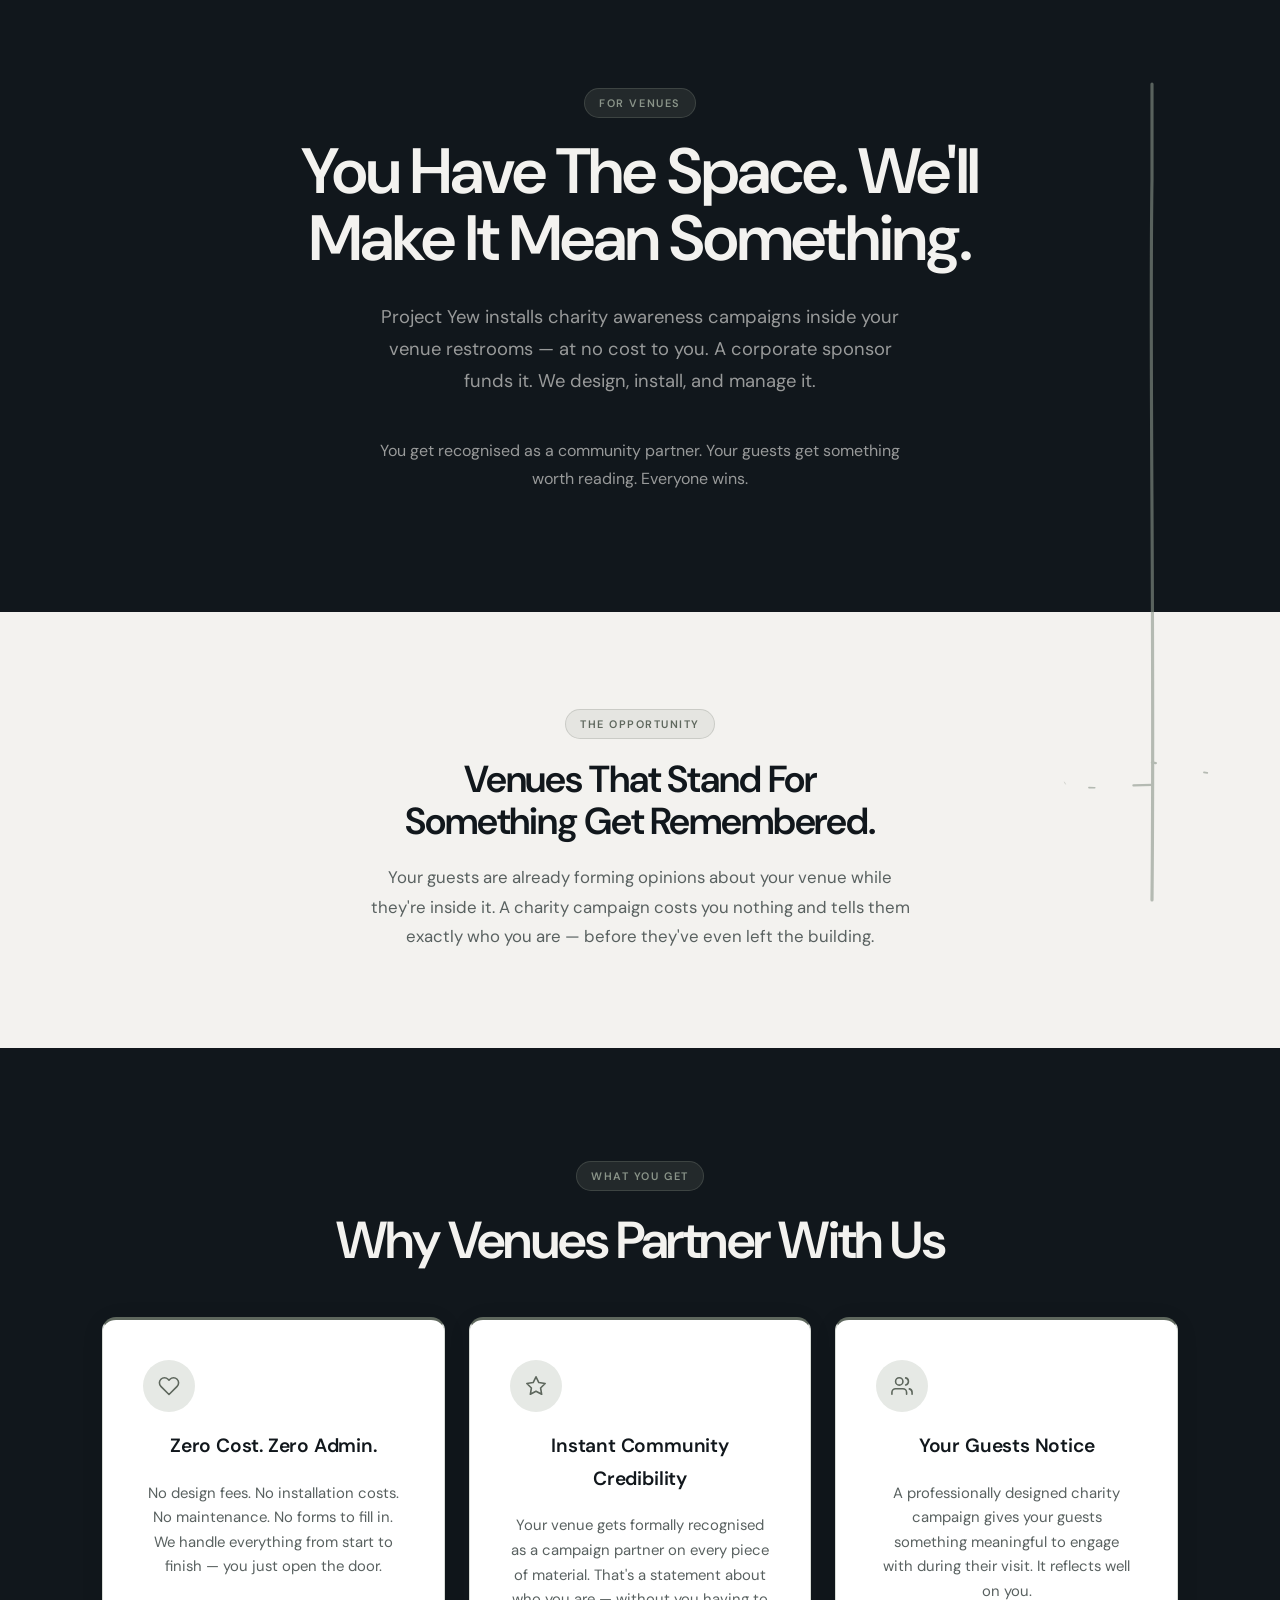
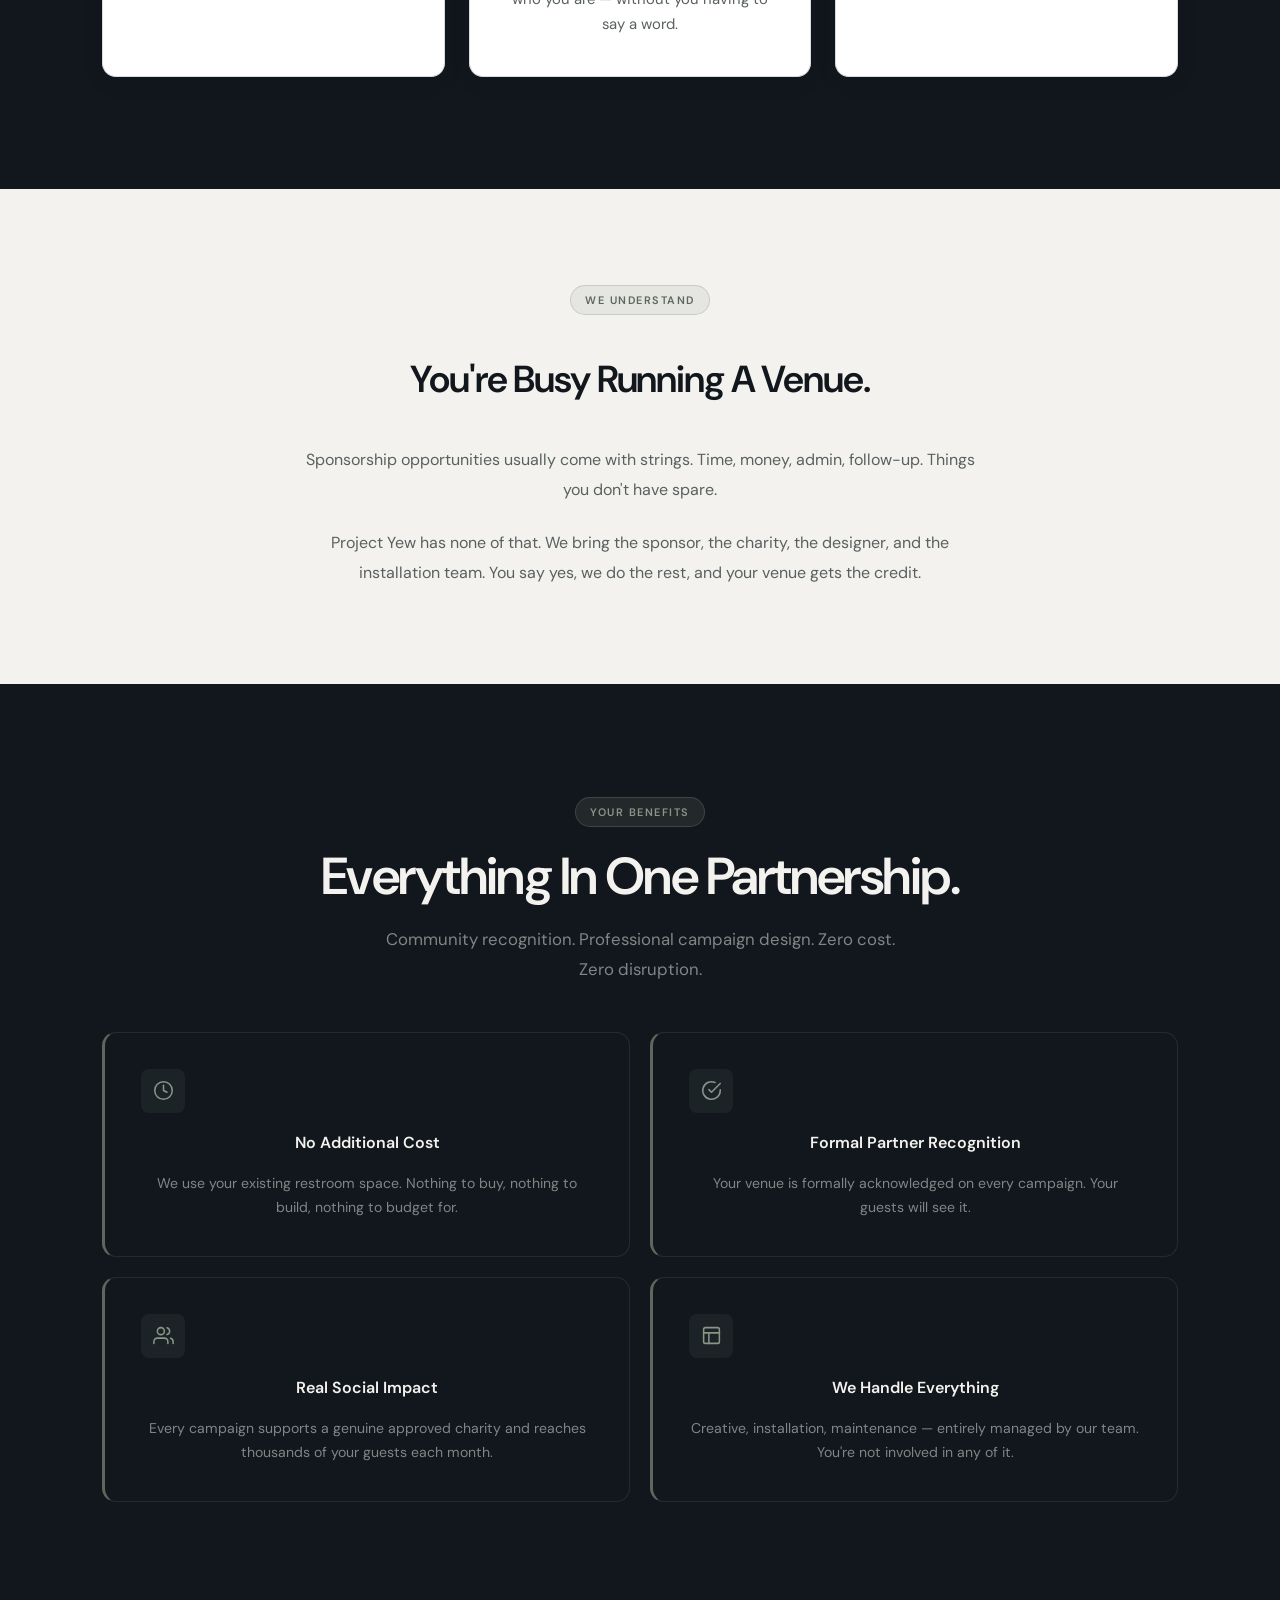
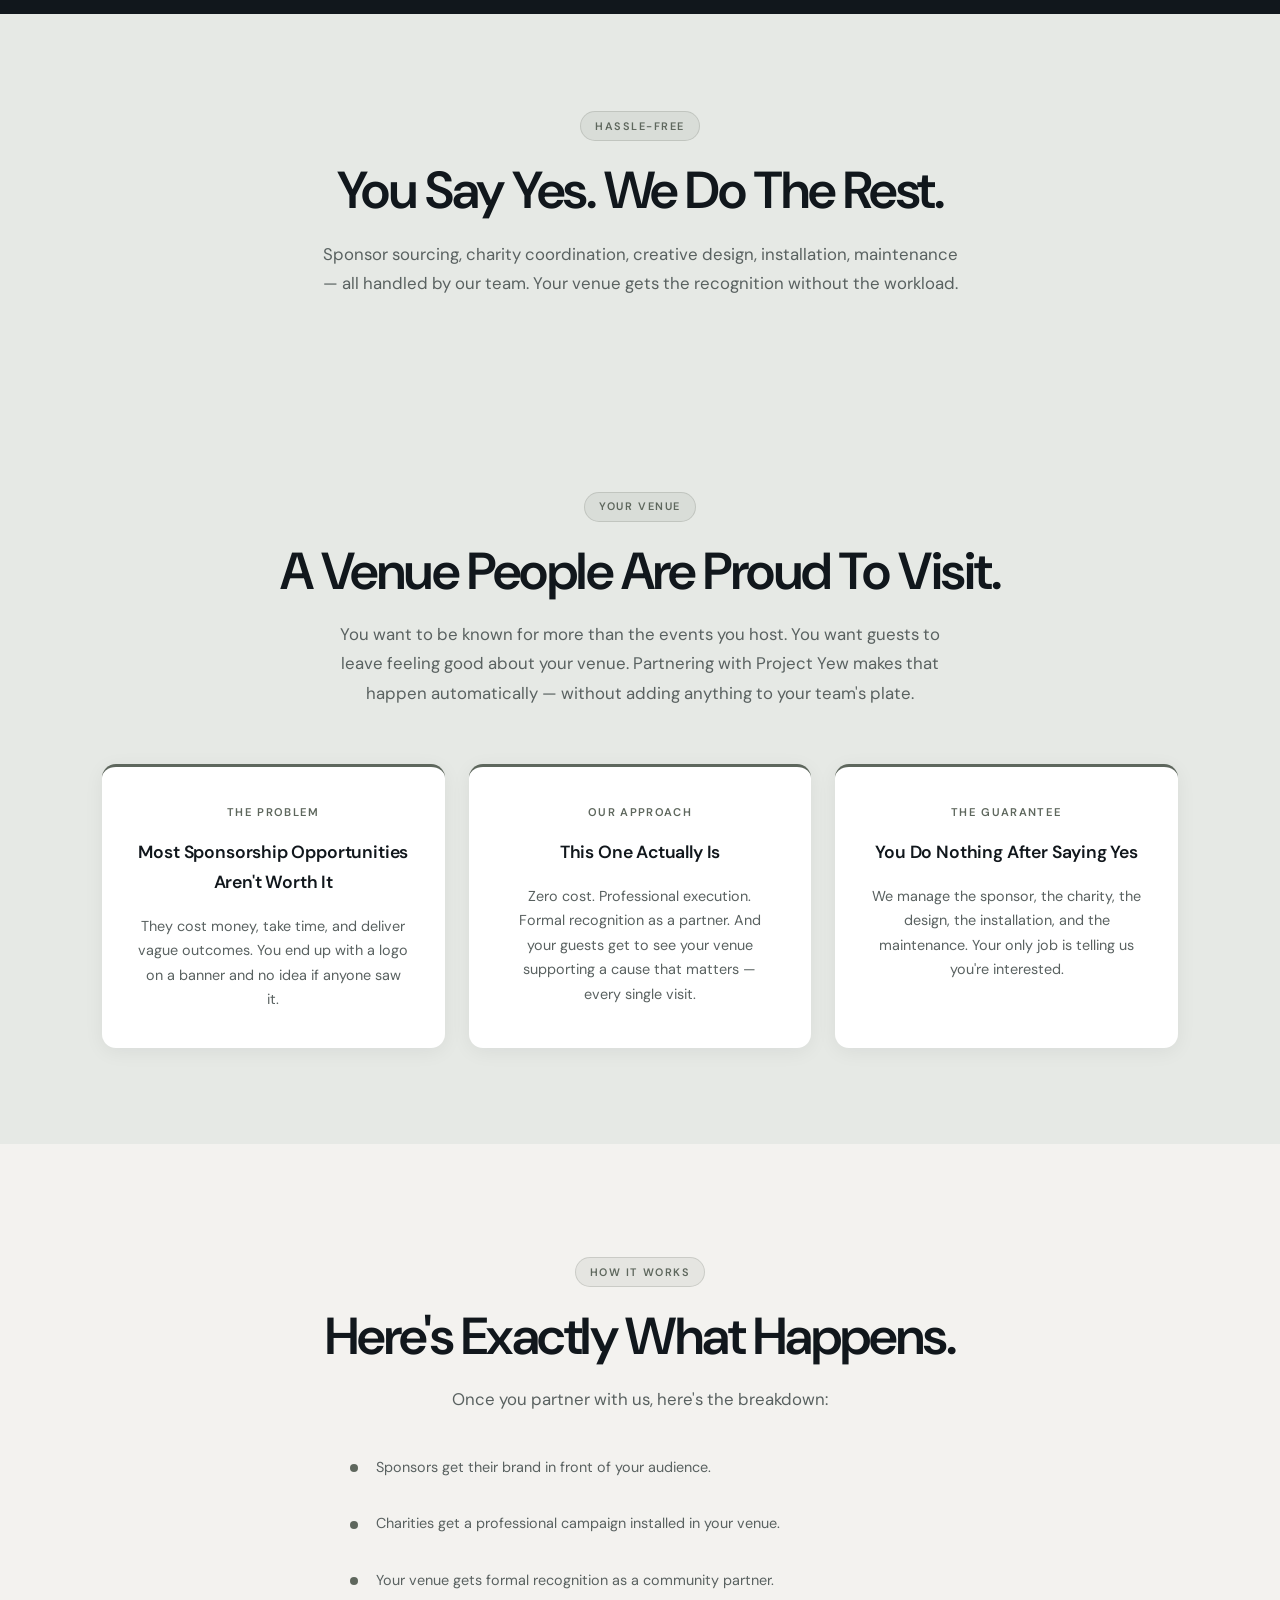
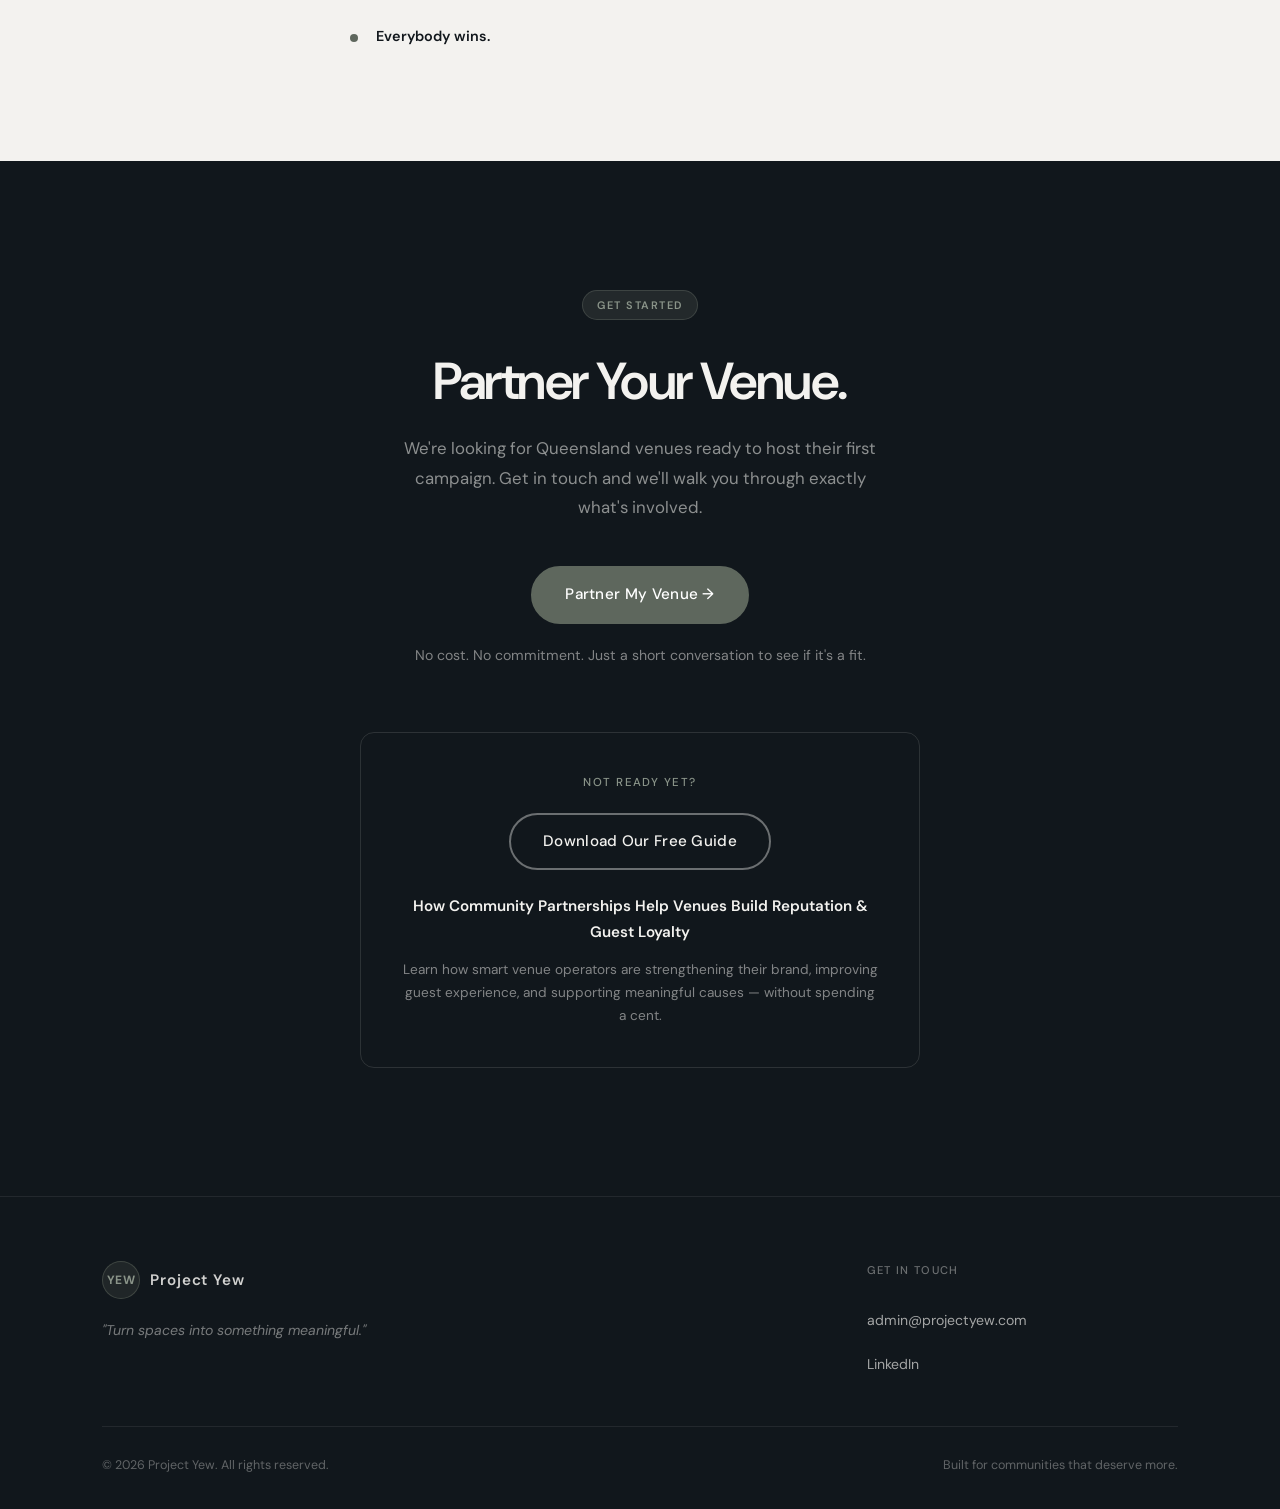
<file: venues.html>
<!DOCTYPE html>
<html lang="en">
<head>
  <meta charset="UTF-8" />
  <meta name="viewport" content="width=device-width, initial-scale=1.0" />
  <title>For Venues — Project Yew</title>
  <meta name="description" content="You have the space. We'll turn it into something that makes you look good — at no cost to your venue. Project Yew installs charity campaigns in Queensland venues for free." />
  <link rel="preconnect" href="https://fonts.googleapis.com" />
  <link rel="preconnect" href="https://fonts.gstatic.com" crossorigin />
  <link href="https://fonts.googleapis.com/css2?family=DM+Sans:ital,wght@0,300;0,400;0,500;0,600;1,400&display=swap" rel="stylesheet" />
  <link rel="icon" type="image/png" href="favicon.png" />
  <link rel="stylesheet" href="styles.css" />
</head>
<body>


  <!-- ── Hero ───────────────────────────────────── -->
  <section class="page-hero" style="padding-top:5rem;">
    <div class="container">
      <div class="page-hero-content">
        <span class="label">For Venues</span>
        <h1 class="hero-title">You Have The Space. We'll Make It Mean Something.</h1>
        <p class="hero-sub">Project Yew installs charity awareness campaigns inside your venue restrooms — at no cost to you. A corporate sponsor funds it. We design, install, and manage it.</p>
        <p class="hero-sub" style="font-size:1rem;margin-bottom:0;">You get recognised as a community partner. Your guests get something worth reading. Everyone wins.</p>
      </div>
    </div>
  </section>

  <!-- ── The Opportunity ───────────────────────── -->
  <section class="problem-section">
    <div class="container">
      <div class="problem-grid">
        <div class="problem-text">
          <span class="label reveal">The Opportunity</span>
          <h2 class="section-title reveal">Venues That Stand For Something Get Remembered.</h2>
          <p class="section-lead reveal">Your guests are already forming opinions about your venue while they're inside it. A charity campaign costs you nothing and tells them exactly who you are — before they've even left the building.</p>
        </div>
        <div class="problem-visual">
          <div class="problem-visual-inner">
            <div class="pv-circle"></div>
            <div class="pv-circle-sm"></div>
            <div class="pv-circle-xs"></div>
          </div>
        </div>
      </div>
    </div>
  </section>

  <!-- ── Why Venues Partner With Us ────────────── -->
  <section class="how-section">
    <div class="container">
      <span class="label reveal">What You Get</span>
      <h2 class="section-title reveal">Why Venues Partner With Us</h2>

      <div class="audience-grid" style="margin-top:3rem;" data-stagger>
        <div class="audience-card reveal">
          <div class="audience-card-icon">
            <svg viewBox="0 0 24 24"><path d="M20.84 4.61a5.5 5.5 0 0 0-7.78 0L12 5.67l-1.06-1.06a5.5 5.5 0 0 0-7.78 7.78l1.06 1.06L12 21.23l7.78-7.78 1.06-1.06a5.5 5.5 0 0 0 0-7.78z"/></svg>
          </div>
          <h3>Zero Cost. Zero Admin.</h3>
          <p>No design fees. No installation costs. No maintenance. No forms to fill in. We handle everything from start to finish — you just open the door.</p>
        </div>
        <div class="audience-card reveal">
          <div class="audience-card-icon">
            <svg viewBox="0 0 24 24"><polygon points="12 2 15.09 8.26 22 9.27 17 14.14 18.18 21.02 12 17.77 5.82 21.02 7 14.14 2 9.27 8.91 8.26 12 2"/></svg>
          </div>
          <h3>Instant Community Credibility</h3>
          <p>Your venue gets formally recognised as a campaign partner on every piece of material. That's a statement about who you are — without you having to say a word.</p>
        </div>
        <div class="audience-card reveal">
          <div class="audience-card-icon">
            <svg viewBox="0 0 24 24"><path d="M17 21v-2a4 4 0 0 0-4-4H5a4 4 0 0 0-4 4v2"/><circle cx="9" cy="7" r="4"/><path d="M23 21v-2a4 4 0 0 0-3-3.87"/><path d="M16 3.13a4 4 0 0 1 0 7.75"/></svg>
          </div>
          <h3>Your Guests Notice</h3>
          <p>A professionally designed charity campaign gives your guests something meaningful to engage with during their visit. It reflects well on you.</p>
        </div>
      </div>
    </div>
  </section>

  <!-- ── You're Busy ────────────────────────────── -->
  <section class="story-section">
    <div class="container">
      <div class="story-grid">
        <div class="story-text">
          <span class="label reveal">We Understand</span>
          <h2 class="section-title reveal" style="font-size:clamp(1.7rem,3vw,2.35rem);">You're Busy Running A Venue.</h2>
          <p class="reveal">Sponsorship opportunities usually come with strings. Time, money, admin, follow-up. Things you don't have spare.</p>
          <p class="reveal">Project Yew has none of that. We bring the sponsor, the charity, the designer, and the installation team. You say yes, we do the rest, and your venue gets the credit.</p>
        </div>
        <div class="story-visual">
          <div class="story-visual-tree">
            <div class="tree-canopy"></div>
            <div class="tree-trunk"></div>
          </div>
        </div>
      </div>
    </div>
  </section>

  <!-- ── Everything In One Partnership ─────────── -->
  <section class="benefits-section">
    <div class="container">
      <span class="label reveal">Your Benefits</span>
      <h2 class="section-title reveal">Everything In One Partnership.</h2>
      <p class="section-lead reveal">Community recognition. Professional campaign design. Zero cost. Zero disruption.</p>
      <div class="benefits-grid" style="margin-top:3rem;" data-stagger>
        <div class="benefit-card reveal">
          <div class="benefit-icon">
            <svg viewBox="0 0 24 24"><circle cx="12" cy="12" r="10"/><polyline points="12 6 12 12 16 14"/></svg>
          </div>
          <h3>No Additional Cost</h3>
          <p>We use your existing restroom space. Nothing to buy, nothing to build, nothing to budget for.</p>
        </div>
        <div class="benefit-card reveal">
          <div class="benefit-icon">
            <svg viewBox="0 0 24 24"><path d="M22 11.08V12a10 10 0 1 1-5.93-9.14"/><polyline points="22 4 12 14.01 9 11.01"/></svg>
          </div>
          <h3>Formal Partner Recognition</h3>
          <p>Your venue is formally acknowledged on every campaign. Your guests will see it.</p>
        </div>
        <div class="benefit-card reveal">
          <div class="benefit-icon">
            <svg viewBox="0 0 24 24"><path d="M17 21v-2a4 4 0 0 0-4-4H5a4 4 0 0 0-4 4v2"/><circle cx="9" cy="7" r="4"/><path d="M23 21v-2a4 4 0 0 0-3-3.87"/><path d="M16 3.13a4 4 0 0 1 0 7.75"/></svg>
          </div>
          <h3>Real Social Impact</h3>
          <p>Every campaign supports a genuine approved charity and reaches thousands of your guests each month.</p>
        </div>
        <div class="benefit-card reveal">
          <div class="benefit-icon">
            <svg viewBox="0 0 24 24"><rect x="3" y="3" width="18" height="18" rx="2"/><path d="M3 9h18M9 21V9"/></svg>
          </div>
          <h3>We Handle Everything</h3>
          <p>Creative, installation, maintenance — entirely managed by our team. You're not involved in any of it.</p>
        </div>
      </div>
    </div>
  </section>

  <!-- ── We Handle Everything ───────────────────── -->
  <section class="story-section" style="padding:6rem 0;background-color:var(--sage-light);">
    <div class="container">
      <span class="label reveal">Hassle-Free</span>
      <h2 class="section-title reveal">You Say Yes. We Do The Rest.</h2>
      <p class="section-lead reveal" style="max-width:640px;">Sponsor sourcing, charity coordination, creative design, installation, maintenance — all handled by our team. Your venue gets the recognition without the workload.</p>
    </div>
  </section>

  <!-- ── A Venue People Are Proud To Support ────── -->
  <section class="values-section">
    <div class="container">
      <span class="label reveal">Your Venue</span>
      <h2 class="section-title reveal">A Venue People Are Proud To Visit.</h2>
      <p class="section-lead reveal" style="max-width:620px;margin-bottom:3.5rem;">You want to be known for more than the events you host. You want guests to leave feeling good about your venue. Partnering with Project Yew makes that happen automatically — without adding anything to your team's plate.</p>

      <div class="values-grid" data-stagger>
        <div class="value-card reveal">
          <div class="value-number">The Problem</div>
          <h3>Most Sponsorship Opportunities Aren't Worth It</h3>
          <p>They cost money, take time, and deliver vague outcomes. You end up with a logo on a banner and no idea if anyone saw it.</p>
        </div>
        <div class="value-card reveal">
          <div class="value-number">Our Approach</div>
          <h3>This One Actually Is</h3>
          <p>Zero cost. Professional execution. Formal recognition as a partner. And your guests get to see your venue supporting a cause that matters — every single visit.</p>
        </div>
        <div class="value-card reveal">
          <div class="value-number">The Guarantee</div>
          <h3>You Do Nothing After Saying Yes</h3>
          <p>We manage the sponsor, the charity, the design, the installation, and the maintenance. Your only job is telling us you're interested.</p>
        </div>
      </div>
    </div>
  </section>

  <!-- ── Here's Exactly What Happens ───────────── -->
  <section class="problem-section" style="padding:7rem 0;">
    <div class="container">
      <span class="label reveal">How It Works</span>
      <h2 class="section-title reveal">Here's Exactly What Happens.</h2>
      <p class="section-lead reveal" style="margin-bottom:2.5rem;">Once you partner with us, here's the breakdown:</p>

      <div class="problem-items" style="max-width:580px;" data-stagger>
        <div class="problem-item reveal">
          <div class="problem-item-dot"></div>
          <div class="problem-item-text">
            <p>Sponsors get their brand in front of your audience.</p>
          </div>
        </div>
        <div class="problem-item reveal">
          <div class="problem-item-dot"></div>
          <div class="problem-item-text">
            <p>Charities get a professional campaign installed in your venue.</p>
          </div>
        </div>
        <div class="problem-item reveal">
          <div class="problem-item-dot"></div>
          <div class="problem-item-text">
            <p>Your venue gets formal recognition as a community partner.</p>
          </div>
        </div>
        <div class="problem-item reveal">
          <div class="problem-item-dot"></div>
          <div class="problem-item-text">
            <p style="font-weight:600;color:var(--text);">Everybody wins.</p>
          </div>
        </div>
      </div>
    </div>
  </section>

  <!-- ── CTA ────────────────────────────────────── -->
  <section class="cta-section">
    <div class="container">
      <span class="label reveal">Get Started</span>
      <h2 class="section-title reveal">Partner Your Venue.</h2>
      <p class="section-lead reveal">We're looking for Queensland venues ready to host their first campaign. Get in touch and we'll walk you through exactly what's involved.</p>
      <div class="cta-btn-group" style="margin-bottom:1.25rem;">
        <a href="contact" class="btn btn-primary reveal" style="background-color:var(--sage);border-color:var(--sage);color:#fff;">Partner My Venue &rarr;</a>
      </div>
      <p class="reveal" style="font-size:0.88rem;color:rgba(243,242,239,0.5);max-width:500px;margin:0 auto 4rem;">No cost. No commitment. Just a short conversation to see if it's a fit.</p>

      <!-- Secondary CTA -->
      <div class="reveal" style="border:1px solid rgba(243,242,239,0.12);border-radius:var(--radius);padding:2.5rem;max-width:560px;margin:0 auto;text-align:center;">
        <p style="font-size:0.72rem;font-weight:500;letter-spacing:0.13em;text-transform:uppercase;color:var(--sage-mid);margin-bottom:1.25rem;">Not Ready Yet?</p>
        <a href="contact" class="btn btn-outline-white" style="margin-bottom:1.5rem;">Download Our Free Guide</a>
        <p style="font-size:0.95rem;font-weight:600;color:var(--bg);margin-bottom:0.75rem;">How Community Partnerships Help Venues Build Reputation &amp; Guest Loyalty</p>
        <p style="font-size:0.85rem;color:rgba(243,242,239,0.5);line-height:1.7;">Learn how smart venue operators are strengthening their brand, improving guest experience, and supporting meaningful causes — without spending a cent.</p>
      </div>
    </div>
  </section>

  <!-- ── Footer ─────────────────────────────────── -->
  <footer>
    <div class="container">
      <div class="footer-inner" style="grid-template-columns:2.25fr 1fr;">
        <div class="footer-brand">
          <div class="footer-logo">
            <div class="footer-logo-fallback">YEW</div>
            <span class="footer-logo-text">Project Yew</span>
          </div>
          <p class="footer-tagline">"Turn spaces into something meaningful."</p>
        </div>
        <div class="footer-col">
          <h4>Get in touch</h4>
          <ul>
            <li><a href="mailto:admin@projectyew.com">admin@projectyew.com</a></li>
            <li><a href="https://www.linkedin.com/company/projectyew" target="_blank" rel="noopener">LinkedIn</a></li>
          </ul>
        </div>
      </div>
      <div class="footer-bottom">
        <p>&copy; 2026 Project Yew. All rights reserved.</p>
        <p>Built for communities that deserve more.</p>
      </div>
    </div>
  </footer>

  <script src="script.js"></script>
</body>
</html>
</file>
<file: styles.css>
/* Project Yew — Global Styles */

:root {
  --bg: #f3f2ef;
  --text: #11171c;
  --sage: #5e675d;
  --sage-light: #e6e9e5;
  --sage-mid: #8a9489;
  --sage-dark: #495249;
  --white: #ffffff;
  --border: #d8dcd7;
  --muted: #596160;
  --shadow: rgba(17, 23, 28, 0.09);

  --font: 'DM Sans', sans-serif;
  --radius: 14px;
  --radius-sm: 8px;
  --max-width: 1140px;
}

*, *::before, *::after {
  box-sizing: border-box;
  margin: 0;
  padding: 0;
}

html { scroll-behavior: smooth; }

body {
  font-family: var(--font);
  background-color: var(--bg);
  color: var(--text);
  line-height: 1.7;
  font-size: 17px;
  -webkit-font-smoothing: antialiased;
}

img { max-width: 100%; display: block; }
a { color: inherit; text-decoration: none; }
ul { list-style: none; }


/* ── Layout ─────────────────────────────────────── */

.container {
  max-width: var(--max-width);
  margin: 0 auto;
  padding: 0 2rem;
}

section { text-align: center; }

/* Keep contact, footer, and long body text left-aligned */
.contact-grid,
.contact-info,
.contact-form,
.form-group,
.form-row,
footer,
.footer-inner,
.footer-bottom { text-align: left; }

/* Contact info left-aligned */
.contact-info p,
.contact-info h3 { text-align: left; }


/* ── Buttons ─────────────────────────────────────── */

.btn {
  display: inline-flex;
  align-items: center;
  gap: 0.5rem;
  padding: 0.875rem 2rem;
  border-radius: 50px;
  font-family: var(--font);
  font-size: 0.95rem;
  font-weight: 500;
  letter-spacing: 0.02em;
  cursor: pointer;
  border: 2px solid transparent;
  transition: all 0.25s ease;
  white-space: nowrap;
}

.btn-primary {
  background-color: var(--sage);
  color: var(--white);
  border-color: var(--sage);
}
.btn-primary:hover {
  background-color: var(--sage-dark);
  border-color: var(--sage-dark);
  transform: translateY(-2px);
}

.btn-secondary {
  background-color: transparent;
  color: var(--text);
  border-color: var(--text);
}
.btn-secondary:hover {
  background-color: var(--text);
  color: var(--bg);
  transform: translateY(-2px);
}

.btn-outline-white {
  background-color: transparent;
  color: var(--bg);
  border-color: rgba(243, 242, 239, 0.4);
}
.btn-outline-white:hover {
  background-color: rgba(243, 242, 239, 0.12);
  border-color: var(--bg);
  transform: translateY(-2px);
}


/* ── Typography helpers ──────────────────────────── */

.label {
  display: inline-block;
  font-size: 0.68rem;
  font-weight: 600;
  letter-spacing: 0.14em;
  text-transform: uppercase;
  color: var(--sage);
  margin-bottom: 1.25rem;
  background-color: rgba(94, 103, 93, 0.09);
  padding: 0.3rem 0.875rem;
  border-radius: 50px;
  border: 1px solid rgba(94, 103, 93, 0.2);
}

.section-title {
  font-size: clamp(2.2rem, 4.5vw, 3.25rem);
  font-weight: 600;
  line-height: 1.12;
  letter-spacing: -0.03em;
  margin-bottom: 1.25rem;
  text-wrap: balance;
}

.section-lead {
  font-size: 1.05rem;
  color: var(--muted);
  line-height: 1.75;
  max-width: 540px;
  margin-left: auto;
  margin-right: auto;
  text-wrap: pretty;
}


/* ── Navigation ──────────────────────────────────── */

nav {
  position: fixed;
  top: 0;
  left: 0;
  right: 0;
  z-index: 100;
  padding: 0.5rem 0;
  transition: all 0.3s ease;
}

nav.scrolled {
  background-color: rgba(243, 242, 239, 0.94);
  backdrop-filter: blur(12px);
  -webkit-backdrop-filter: blur(12px);
  box-shadow: 0 1px 0 var(--border);
}

/* Nav over dark hero pages */
.page-hero ~ nav,
body:has(.page-hero) nav:not(.scrolled) {
  color: var(--bg);
}

body:has(.page-hero) nav:not(.scrolled) .nav-logo-text,
body:has(.page-hero) nav:not(.scrolled) .nav-links a {
  color: var(--bg);
}

body:has(.page-hero) nav:not(.scrolled) .nav-toggle span {
  background-color: var(--bg);
}

body:has(.page-hero) nav:not(.scrolled) .footer-logo-fallback {
  background-color: rgba(243,242,239,0.15);
  border-color: rgba(243,242,239,0.4);
  color: var(--bg);
}

.nav-inner {
  display: flex;
  align-items: center;
  justify-content: space-between;
  max-width: var(--max-width);
  margin: 0 auto;
  padding: 0 2rem;
  position: relative;
}

.nav-logo {
  display: flex;
  align-items: center;
  gap: 0.625rem;
  z-index: 101;
}

.nav-logo img {
  width: 80px;
  height: 80px;
  border-radius: 50%;
  object-fit: contain;
}

.nav-logo-fallback {
  width: 180px;
  height: 180px;
  border-radius: 50%;
  background-color: var(--sage-light);
  border: 2px solid var(--sage);
  display: flex;
  align-items: center;
  justify-content: center;
  font-size: 0.8rem;
  font-weight: 700;
  color: var(--sage);
  letter-spacing: 0.05em;
}

.nav-logo-text {
  font-size: 1rem;
  font-weight: 600;
  letter-spacing: 0.06em;
  color: var(--text);
}

.nav-links {
  display: flex;
  align-items: center;
  gap: 2rem;
}

.nav-links a {
  font-size: 0.88rem;
  font-weight: 400;
  letter-spacing: 0.03em;
  color: var(--text);
  opacity: 0.65;
  transition: opacity 0.2s, color 0.2s;
}

.nav-links a:hover { opacity: 1; color: var(--sage); }

.nav-links .nav-cta a {
  opacity: 0.65;
  font-weight: 400;
  color: var(--text);
}

.nav-toggle {
  display: none;
  flex-direction: column;
  gap: 5px;
  cursor: pointer;
  padding: 4px;
  z-index: 101;
  background: none;
  border: none;
  position: absolute;
  right: 1.25rem;
}

.nav-toggle span {
  display: block;
  width: 24px;
  height: 2px;
  background-color: var(--text);
  border-radius: 2px;
  transition: all 0.28s ease;
}

.nav-toggle.open span:nth-child(1) { transform: translateY(7px) rotate(45deg); }
.nav-toggle.open span:nth-child(2) { opacity: 0; transform: scaleX(0); }
.nav-toggle.open span:nth-child(3) { transform: translateY(-7px) rotate(-45deg); }

.mobile-nav {
  display: none;
  position: fixed;
  inset: 0;
  background-color: var(--bg);
  z-index: 99;
  flex-direction: column;
  align-items: center;
  justify-content: center;
  gap: 2.25rem;
}

.mobile-nav.open { display: flex; }

.mobile-nav a {
  font-size: 1.6rem;
  font-weight: 500;
  color: var(--text);
  opacity: 0.75;
  letter-spacing: -0.01em;
  transition: opacity 0.2s, color 0.2s;
}
.mobile-nav a:hover { opacity: 1; color: var(--sage); }


/* ── Hero logo ───────────────────────────────────── */

.hero-logo {
  width: clamp(240px, 35vw, 400px);
  height: clamp(240px, 35vw, 400px);
  object-fit: contain;
  margin-bottom: 2.5rem;
}

/* ── Hero (homepage) ─────────────────────────────── */

.hero {
  min-height: 100vh;
  display: flex;
  align-items: center;
  justify-content: center;
  padding: 9rem 0 6rem;
  text-align: center;
  background: radial-gradient(ellipse 80% 60% at 50% 0%, rgba(94,103,93,0.1) 0%, transparent 70%);
}

.hero-content {
  max-width: 780px;
  margin: 0 auto;
  display: flex;
  flex-direction: column;
  align-items: center;
}

.hero-title {
  font-size: clamp(3rem, 6.5vw, 5.5rem);
  font-weight: 600;
  line-height: 1.05;
  letter-spacing: -0.03em;
  margin-bottom: 1.75rem;
  text-wrap: balance;
}

.hero-title em {
  font-style: normal;
  color: var(--sage);
}

.hero-sub {
  font-size: 1.15rem;
  color: var(--muted);
  line-height: 1.75;
  max-width: 520px;
  margin-left: auto;
  margin-right: auto;
  margin-bottom: 2.75rem;
  text-wrap: pretty;
}

.hero-cta {
  display: flex;
  gap: 1rem;
  flex-wrap: wrap;
  align-items: center;
}


/* ── Audience cards ───────────────────────────────── */

.audience-section { padding: 6rem 0; }

.audience-header {
  display: flex;
  align-items: flex-end;
  justify-content: space-between;
  gap: 2rem;
  margin-bottom: 3rem;
}

.audience-header .section-lead { margin-bottom: 0; }

.audience-grid {
  display: grid;
  grid-template-columns: repeat(3, 1fr);
  gap: 1.5rem;
}

.audience-card {
  background-color: var(--white);
  border: 1px solid var(--border);
  border-top: 3px solid var(--sage);
  border-radius: var(--radius);
  padding: 2.5rem;
  display: flex;
  flex-direction: column;
  gap: 1.125rem;
  color: var(--text);
  transition: all 0.3s ease;
  position: relative;
  overflow: hidden;
  box-shadow: 0 4px 24px rgba(17, 23, 28, 0.07);
}

.audience-card::after {
  content: '';
  position: absolute;
  bottom: 0;
  left: 0;
  right: 0;
  height: 3px;
  background-color: var(--sage);
  transform: scaleX(0);
  transform-origin: left;
  transition: transform 0.3s ease;
}

.audience-card:hover {
  border-color: var(--sage);
  transform: translateY(-5px);
  box-shadow: 0 20px 48px var(--shadow);
}

.audience-card:hover::after { transform: scaleX(1); }

.audience-card-icon {
  width: 52px;
  height: 52px;
  background-color: var(--sage-light);
  border-radius: 50%;
  display: flex;
  align-items: center;
  justify-content: center;
}

.audience-card-icon svg {
  width: 22px;
  height: 22px;
  stroke: var(--sage);
  fill: none;
  stroke-width: 1.75;
  stroke-linecap: round;
  stroke-linejoin: round;
}

.audience-card h3 {
  font-size: 1.2rem;
  font-weight: 600;
  letter-spacing: -0.01em;
  text-wrap: balance;
}

.audience-card p {
  font-size: 0.93rem;
  color: var(--muted);
  line-height: 1.65;
  flex: 1;
  text-wrap: pretty;
}

.card-link {
  display: inline-flex;
  align-items: center;
  gap: 0.4rem;
  font-size: 0.875rem;
  font-weight: 500;
  color: var(--sage);
  margin-top: 0.5rem;
}

.card-link svg {
  width: 14px;
  height: 14px;
  stroke: var(--sage);
  fill: none;
  stroke-width: 2;
  stroke-linecap: round;
  stroke-linejoin: round;
  transition: transform 0.2s;
}

.audience-card:hover .card-link svg { transform: translateX(3px); }


/* ── How it works ────────────────────────────────── */

.how-section {
  padding: 7rem 0;
  background-color: var(--text);
  text-align: center;
}

.how-section .label {
  color: var(--sage-mid);
  background-color: rgba(138, 148, 137, 0.15);
  border-color: rgba(138, 148, 137, 0.25);
}

.how-section .section-title { color: var(--bg); }
.how-section .section-lead { max-width: 460px; color: rgba(243,242,239,0.5); }

.how-grid {
  display: grid;
  grid-template-columns: repeat(4, 1fr);
  gap: 3rem;
  margin-top: 4.5rem;
}

.how-step { display: flex; flex-direction: column; gap: 1.125rem; }

.how-number {
  font-size: 5.5rem;
  font-weight: 700;
  line-height: 1;
  letter-spacing: -0.05em;
  color: transparent;
  -webkit-text-stroke: 1.5px rgba(243, 242, 239, 0.13);
  margin-bottom: 0.5rem;
}

.how-step h3 {
  font-size: 1.1rem;
  font-weight: 600;
  line-height: 1.3;
  text-wrap: balance;
  color: var(--bg);
}

.how-step p {
  font-size: 0.9rem;
  color: rgba(243, 242, 239, 0.5);
  line-height: 1.7;
  text-wrap: pretty;
}


/* ── Stats strip ─────────────────────────────────── */

.stats-section {
  padding: 5.5rem 0;
  border-top: 1px solid var(--border);
  border-bottom: 1px solid var(--border);
}

.stats-grid {
  display: grid;
  grid-template-columns: repeat(4, 1fr);
  gap: 2rem;
  text-align: center;
}

.stat-item { display: flex; flex-direction: column; gap: 0.5rem; }

.stat-number {
  font-size: 3.75rem;
  font-weight: 600;
  letter-spacing: -0.045em;
  color: var(--text);
  line-height: 1;
}

.stat-label {
  font-size: 0.8rem;
  color: var(--muted);
  letter-spacing: 0.08em;
  text-transform: uppercase;
}


/* ── Homepage bottom CTA ─────────────────────────── */

.cta-section {
  padding: 8rem 0;
  text-align: center;
  background-color: var(--text);
}

.cta-section .label {
  color: var(--sage-mid);
  background-color: rgba(138, 148, 137, 0.15);
  border-color: rgba(138, 148, 137, 0.25);
}

.cta-section .section-title {
  color: var(--bg);
  max-width: 600px;
  margin: 0.75rem auto 1.5rem;
}

.cta-section .section-lead {
  color: rgba(243, 242, 239, 0.55);
  margin: 0 auto 2.75rem;
  text-align: center;
}

.cta-btn-group {
  display: flex;
  gap: 1rem;
  justify-content: center;
  flex-wrap: wrap;
}


/* ── Footer ──────────────────────────────────────── */

footer {
  background-color: var(--text);
  color: var(--bg);
  padding: 4rem 0 2rem;
  border-top: 1px solid rgba(243, 242, 239, 0.08);
}

.footer-inner {
  display: grid;
  grid-template-columns: 2.25fr 1fr 1fr;
  gap: 4rem;
  padding-bottom: 3rem;
  border-bottom: 1px solid rgba(243, 242, 239, 0.08);
}

.footer-brand { display: flex; flex-direction: column; gap: 1.25rem; }

.footer-logo {
  display: flex;
  align-items: center;
  gap: 0.625rem;
}

.footer-logo img {
  width: 38px;
  height: 38px;
  border-radius: 50%;
  object-fit: cover;
  opacity: 0.85;
}

.footer-logo-fallback {
  width: 38px;
  height: 38px;
  border-radius: 50%;
  background-color: rgba(94, 103, 93, 0.2);
  border: 1.5px solid rgba(94, 103, 93, 0.5);
  display: flex;
  align-items: center;
  justify-content: center;
  font-size: 0.75rem;
  font-weight: 700;
  color: var(--sage-mid);
  letter-spacing: 0.05em;
}

.footer-logo-text {
  font-size: 0.95rem;
  font-weight: 600;
  letter-spacing: 0.06em;
  opacity: 0.85;
}

.footer-tagline {
  font-size: 0.88rem;
  opacity: 0.45;
  line-height: 1.65;
  max-width: 280px;
  font-style: italic;
}

.footer-col h4 {
  font-size: 0.7rem;
  font-weight: 500;
  letter-spacing: 0.12em;
  text-transform: uppercase;
  opacity: 0.4;
  margin-bottom: 1.5rem;
}

.footer-col ul {
  display: flex;
  flex-direction: column;
  gap: 1rem;
}

.footer-col ul a {
  font-size: 0.88rem;
  opacity: 0.65;
  transition: opacity 0.2s;
}
.footer-col ul a:hover { opacity: 1; }

.footer-bottom {
  padding-top: 1.75rem;
  display: flex;
  align-items: center;
  justify-content: space-between;
}

.footer-bottom p {
  font-size: 0.78rem;
  opacity: 0.35;
}


/* ── Inner page hero ─────────────────────────────── */

.page-hero {
  padding: 10rem 0 7rem;
  min-height: 68vh;
  display: flex;
  align-items: center;
  justify-content: center;
  text-align: center;
  background-color: var(--text);
}

.page-hero-content { max-width: 680px; margin: 0 auto; }

.page-hero .label {
  color: var(--sage-mid);
  background-color: rgba(138, 148, 137, 0.15);
  border-color: rgba(138, 148, 137, 0.25);
}

.page-hero .hero-title {
  font-size: clamp(2.5rem, 5vw, 4rem);
  color: var(--bg);
}

.page-hero .hero-sub {
  color: rgba(243, 242, 239, 0.6);
  margin-bottom: 2.5rem;
}


/* ── Problem section ─────────────────────────────── */

.problem-section { padding: 6rem 0; text-align: center; }

.problem-grid {
  display: flex;
  flex-direction: column;
  align-items: center;
  gap: 3rem;
}

.problem-text { max-width: 680px; margin: 0 auto; text-align: center; }
.problem-text .section-title { font-size: clamp(1.7rem, 3vw, 2.35rem); }

.problem-items {
  display: flex;
  flex-direction: column;
  gap: 2rem;
  margin-top: 2.25rem;
  margin-left: auto;
  margin-right: auto;
  text-align: left;
}

.problem-item {
  display: flex;
  gap: 1.125rem;
  align-items: flex-start;
}

.problem-item-dot {
  width: 8px;
  height: 8px;
  border-radius: 50%;
  background-color: var(--sage);
  flex-shrink: 0;
  margin-top: 0.6rem;
}

.problem-item-text h4 {
  font-size: 1rem;
  font-weight: 600;
  margin-bottom: 0.35rem;
}

.problem-item-text p {
  font-size: 0.9rem;
  color: var(--muted);
  line-height: 1.7;
  text-wrap: pretty;
}

.problem-visual {
  display: none;
}

.problem-visual-inner {
  position: absolute;
  inset: 0;
  display: flex;
  align-items: center;
  justify-content: center;
  flex-direction: column;
  gap: 1rem;
}

.pv-circle {
  width: 160px;
  height: 160px;
  border-radius: 50%;
  background-color: rgba(94, 103, 93, 0.15);
  border: 1px solid rgba(94, 103, 93, 0.25);
}

.pv-circle-sm {
  width: 100px;
  height: 100px;
  border-radius: 50%;
  background-color: rgba(94, 103, 93, 0.08);
  border: 1px solid rgba(94, 103, 93, 0.15);
  position: absolute;
  top: 15%;
  right: 12%;
}

.pv-circle-xs {
  width: 60px;
  height: 60px;
  border-radius: 50%;
  background-color: rgba(94, 103, 93, 0.12);
  border: 1px solid rgba(94, 103, 93, 0.2);
  position: absolute;
  bottom: 20%;
  left: 10%;
}


/* ── Benefits / What you get ─────────────────────── */

.benefits-section {
  padding: 7rem 0;
  background-color: var(--text);
  color: var(--bg);
  text-align: center;
}

.benefits-section .label {
  color: var(--sage-mid);
  background-color: rgba(138, 148, 137, 0.15);
  border-color: rgba(138, 148, 137, 0.25);
}
.benefits-section .section-title { color: var(--bg); }
.benefits-section .section-lead { color: rgba(243, 242, 239, 0.5); }

.benefits-grid {
  display: grid;
  grid-template-columns: repeat(2, 1fr);
  gap: 1.25rem;
  margin-top: 3.5rem;
}

.benefit-card {
  border: 1px solid rgba(243, 242, 239, 0.09);
  border-left: 3px solid var(--sage);
  border-radius: var(--radius);
  padding: 2.25rem;
  display: flex;
  flex-direction: column;
  gap: 1rem;
  transition: border-color 0.25s, background 0.25s;
}

.benefit-card:hover {
  border-color: rgba(94, 103, 93, 0.5);
  background-color: rgba(94, 103, 93, 0.04);
}

.benefit-icon {
  width: 44px;
  height: 44px;
  background-color: rgba(94, 103, 93, 0.15);
  border-radius: var(--radius-sm);
  display: flex;
  align-items: center;
  justify-content: center;
}

.benefit-icon svg {
  width: 21px;
  height: 21px;
  stroke: var(--sage-mid);
  fill: none;
  stroke-width: 1.75;
  stroke-linecap: round;
  stroke-linejoin: round;
}

.benefit-card h3 {
  font-size: 1rem;
  font-weight: 600;
  color: var(--bg);
}

.benefit-card p {
  font-size: 0.88rem;
  color: rgba(243, 242, 239, 0.5);
  line-height: 1.7;
}


/* ── Page CTA ────────────────────────────────────── */

.page-cta {
  padding: 7rem 0;
  text-align: center;
}

.page-cta .section-title {
  max-width: 480px;
  margin: 0.75rem auto 1.5rem;
}

.page-cta .section-lead {
  margin: 0 auto 2.5rem;
  text-align: center;
}


/* ── About page ──────────────────────────────────── */

.story-section { padding: 6rem 0; text-align: center; }

.story-grid {
  display: flex;
  flex-direction: column;
  align-items: center;
  gap: 3rem;
}

.story-text {
  display: flex;
  flex-direction: column;
  gap: 1.5rem;
  align-items: center;
  max-width: 680px;
  margin: 0 auto;
  text-align: center;
}

.story-text p {
  font-size: 1rem;
  color: var(--muted);
  line-height: 1.85;
  text-wrap: pretty;
}

.story-text p.lead {
  font-size: 1.175rem;
  color: var(--text);
  font-weight: 400;
}

.story-visual {
  display: none;
}

.story-visual-tree {
  display: flex;
  flex-direction: column;
  align-items: center;
  gap: 0;
  opacity: 0.4;
}

.tree-canopy {
  width: 180px;
  height: 180px;
  border-radius: 50%;
  background-color: var(--sage);
}

.tree-trunk {
  width: 22px;
  height: 80px;
  background-color: var(--sage-dark);
  border-radius: 0 0 4px 4px;
}

.values-section {
  padding: 6rem 0;
  background-color: var(--sage-light);
}

.values-grid {
  display: grid;
  grid-template-columns: repeat(3, 1fr);
  gap: 1.5rem;
  margin-top: 3.5rem;
}

.value-card {
  background-color: var(--white);
  border-radius: var(--radius);
  border-top: 3px solid var(--sage);
  padding: 2.25rem;
  display: flex;
  flex-direction: column;
  gap: 1rem;
  box-shadow: 0 4px 20px rgba(17, 23, 28, 0.06);
}

.value-number {
  font-size: 0.7rem;
  font-weight: 600;
  letter-spacing: 0.12em;
  color: var(--sage);
  text-transform: uppercase;
}

.value-card h3 {
  font-size: 1.1rem;
  font-weight: 600;
  letter-spacing: -0.01em;
}

.value-card p {
  font-size: 0.9rem;
  color: var(--muted);
  line-height: 1.7;
}

.team-section { padding: 6rem 0; }

.team-grid {
  display: grid;
  grid-template-columns: repeat(3, 1fr);
  gap: 2rem;
  margin-top: 3.5rem;
}

.team-card {
  display: flex;
  flex-direction: column;
  gap: 1rem;
}

.team-avatar {
  width: 80px;
  height: 80px;
  border-radius: 50%;
  background-color: var(--sage-light);
  border: 2px solid var(--border);
}

.team-card h4 {
  font-size: 1rem;
  font-weight: 600;
}

.team-card .team-role {
  font-size: 0.85rem;
  color: var(--sage);
}

.team-card p {
  font-size: 0.88rem;
  color: var(--muted);
  line-height: 1.65;
}


/* ── Contact page ────────────────────────────────── */

.contact-section { padding: 6rem 0; }

.contact-grid {
  display: grid;
  grid-template-columns: 1fr 1.6fr;
  gap: 6rem;
  align-items: start;
}

.contact-info {
  display: flex;
  flex-direction: column;
  gap: 1.75rem;
  padding-top: 0.5rem;
}

.contact-info h3 {
  font-size: 1.5rem;
  font-weight: 600;
  line-height: 1.3;
  letter-spacing: -0.02em;
}

.contact-info p {
  font-size: 0.95rem;
  color: var(--muted);
  line-height: 1.75;
}

.contact-detail {
  display: flex;
  flex-direction: column;
  gap: 1rem;
}

.contact-detail-item {
  display: flex;
  align-items: center;
  gap: 0.75rem;
  font-size: 0.9rem;
  color: var(--muted);
}

.contact-detail-item svg {
  width: 17px;
  height: 17px;
  stroke: var(--sage);
  fill: none;
  stroke-width: 1.75;
  stroke-linecap: round;
  stroke-linejoin: round;
  flex-shrink: 0;
}

.contact-form {
  background-color: var(--white);
  border-radius: var(--radius);
  padding: 2.75rem;
  border: 1px solid var(--border);
}

.form-group {
  display: flex;
  flex-direction: column;
  gap: 0.5rem;
  margin-bottom: 1.5rem;
}

.form-group:last-of-type { margin-bottom: 0; }

.form-group label {
  font-size: 0.83rem;
  font-weight: 500;
  color: var(--text);
  letter-spacing: 0.02em;
}

.form-group input,
.form-group select,
.form-group textarea {
  font-family: var(--font);
  font-size: 0.93rem;
  color: var(--text);
  background-color: var(--bg);
  border: 1.5px solid var(--border);
  border-radius: var(--radius-sm);
  padding: 0.875rem 1rem;
  width: 100%;
  transition: border-color 0.2s, box-shadow 0.2s;
  outline: none;
  -webkit-appearance: none;
  appearance: none;
}

.form-group select {
  cursor: pointer;
  background-image: url("data:image/svg+xml,%3Csvg xmlns='http://www.w3.org/2000/svg' width='16' height='16' viewBox='0 0 24 24' fill='none' stroke='%23596160' stroke-width='2' stroke-linecap='round' stroke-linejoin='round'%3E%3Cpolyline points='6 9 12 15 18 9'%3E%3C/polyline%3E%3C/svg%3E");
  background-repeat: no-repeat;
  background-position: right 1rem center;
  padding-right: 2.5rem;
}

.form-group input:focus,
.form-group select:focus,
.form-group textarea:focus {
  border-color: var(--sage);
  box-shadow: 0 0 0 3px rgba(94, 103, 93, 0.1);
}

.form-group input::placeholder,
.form-group textarea::placeholder {
  color: #b0b0ae;
}

.form-group textarea {
  resize: vertical;
  min-height: 150px;
}

.form-row {
  display: grid;
  grid-template-columns: 1fr 1fr;
  gap: 1.25rem;
}

.form-row .form-group { margin-bottom: 0; }

.form-actions { margin-top: 1.75rem; }

.form-actions .btn { width: 100%; justify-content: center; }

.form-success {
  display: none;
  text-align: center;
  padding: 3rem 1rem;
  flex-direction: column;
  align-items: center;
  gap: 1rem;
}

.form-success.show { display: flex; }

.form-success svg {
  width: 52px;
  height: 52px;
  stroke: var(--sage);
  fill: none;
  stroke-width: 1.5;
  stroke-linecap: round;
  stroke-linejoin: round;
}

.form-success h3 { font-size: 1.25rem; font-weight: 600; }

.form-success p { font-size: 0.93rem; color: var(--muted); }


/* ── Three-button hero CTA ───────────────────────────── */

.hero-cta-three {
  justify-content: center;
  gap: 0.875rem;
}

.hero-cta-three .btn {
  min-width: 150px;
  justify-content: center;
}


/* ── Three-column how-it-works ───────────────────────── */

.how-grid-3 {
  grid-template-columns: repeat(3, 1fr);
}

@media (max-width: 768px) {
  .how-grid-3 { grid-template-columns: 1fr; }
}


/* ── Industries section ──────────────────────────────── */

.industries-section {
  padding: 6rem 0;
  text-align: center;
}

.industries-grid {
  display: flex;
  flex-wrap: wrap;
  gap: 0.75rem;
  margin-top: 2.5rem;
}

.industry-tag {
  display: inline-block;
  padding: 0.625rem 1.375rem;
  background-color: var(--sage-light);
  border: 1px solid var(--border);
  border-radius: 50px;
  font-size: 0.9rem;
  font-weight: 500;
  color: var(--sage-dark);
  letter-spacing: 0.01em;
}


/* ── Venue examples section ──────────────────────────── */

.venues-examples {
  padding: 6rem 0;
  background-color: var(--sage-light);
  text-align: center;
}

.venues-grid-2 {
  display: grid;
  grid-template-columns: repeat(2, 1fr);
  gap: 1.5rem;
  margin-top: 3rem;
}

.venue-example-card {
  background-color: var(--white);
  border: 1px solid var(--border);
  border-radius: var(--radius);
  padding: 2.25rem;
  display: flex;
  flex-direction: column;
  gap: 1rem;
}

.venue-example-icon {
  width: 48px;
  height: 48px;
  background-color: var(--sage-light);
  border-radius: 50%;
  display: flex;
  align-items: center;
  justify-content: center;
}

.venue-example-icon svg {
  width: 22px;
  height: 22px;
  stroke: var(--sage);
  fill: none;
  stroke-width: 1.75;
  stroke-linecap: round;
  stroke-linejoin: round;
}

.venue-example-card h3 {
  font-size: 1.05rem;
  font-weight: 600;
  letter-spacing: -0.01em;
}

.venue-example-card p {
  font-size: 0.9rem;
  color: var(--muted);
  line-height: 1.7;
}

@media (max-width: 640px) {
  .venues-grid-2 { grid-template-columns: 1fr; }
}


/* ── Zero cost banner ────────────────────────────────── */

.zero-cost-section {
  padding: 2.5rem 0;
}

.zero-cost-banner {
  display: flex;
  align-items: center;
  gap: 1.125rem;
  background-color: var(--sage);
  color: var(--white);
  border-radius: var(--radius);
  padding: 1.625rem 2.25rem;
}

.zero-cost-banner svg {
  width: 28px;
  height: 28px;
  stroke: var(--white);
  fill: none;
  stroke-width: 2.5;
  stroke-linecap: round;
  stroke-linejoin: round;
  flex-shrink: 0;
}

.zero-cost-banner p {
  font-size: 1rem;
  line-height: 1.6;
  opacity: 0.95;
}

.zero-cost-banner strong { font-weight: 600; }

@media (max-width: 600px) {
  .zero-cost-banner { flex-direction: column; text-align: center; }
}


/* ── Dark section utility ────────────────────────── */

.section-dark {
  background-color: var(--text);
  color: var(--bg);
}

.section-dark .label {
  color: var(--sage-mid);
  background-color: rgba(138, 148, 137, 0.15);
  border-color: rgba(138, 148, 137, 0.25);
}

.section-dark .section-title { color: var(--bg); }

.section-dark .section-lead { color: rgba(243, 242, 239, 0.55); }

.section-dark .problem-item-dot { background-color: var(--sage-mid); }

.section-dark .problem-item-text p { color: rgba(243, 242, 239, 0.65); }

.section-dark p { color: rgba(243, 242, 239, 0.65); }


/* ── Scroll reveal ───────────────────────────────── */

.reveal {
  opacity: 0;
  transform: translateY(22px);
  transition: opacity 0.6s ease, transform 0.6s ease;
}

.reveal.visible {
  opacity: 1;
  transform: translateY(0);
}


/* ── Responsive ──────────────────────────────────── */

@media (max-width: 1024px) {
  .how-grid { grid-template-columns: repeat(2, 1fr); }
  .footer-inner {
    grid-template-columns: 1fr 1fr;
    gap: 3rem;
  }
  .footer-brand { grid-column: 1 / -1; }
}

@media (max-width: 768px) {
  .nav-links { display: none; }
  .nav-toggle { display: flex; }

  .audience-grid { grid-template-columns: 1fr; gap: 1rem; }
  .audience-header { flex-direction: column; align-items: flex-start; }

  .how-grid { grid-template-columns: 1fr; gap: 2.5rem; }

  .stats-grid { grid-template-columns: repeat(2, 1fr); gap: 3rem; }

  .problem-grid,
  .story-grid { grid-template-columns: 1fr; gap: 3.5rem; }

  .problem-visual { aspect-ratio: 16/9; }
  .story-visual { aspect-ratio: 4/3; }

  .benefits-grid { grid-template-columns: 1fr; }
  .values-grid { grid-template-columns: 1fr; }
  .team-grid { grid-template-columns: 1fr 1fr; }

  .contact-grid { grid-template-columns: 1fr; gap: 3rem; }
  .form-row { grid-template-columns: 1fr; }

  .footer-inner { grid-template-columns: 1fr; gap: 2.5rem; }
  .footer-bottom { flex-direction: column; gap: 1rem; text-align: center; }

  .hero { padding: 7.5rem 0 5rem; }
  .page-hero { padding: 8.5rem 0 4rem; min-height: auto; }

  .hero-cta { flex-direction: column; align-items: center; }
  .cta-btn-group { flex-direction: column; align-items: center; }

  .problem-grid .problem-visual { order: -1; }
}

@media (max-width: 480px) {
  .container { padding: 0 1.25rem; }
  .stats-grid { grid-template-columns: 1fr 1fr; gap: 2.5rem; }
  .stat-number { font-size: 3rem; }
  .team-grid { grid-template-columns: 1fr; }
  .contact-form { padding: 2rem 1.5rem; }
  .nav-inner { padding: 0 1.25rem; }
}


/* ── Yew tree scroll animation ───────────────────── */

.yew-tree-wrap {
  position: fixed;
  right: 0;
  top: 0;
  width: clamp(180px, 20vw, 290px);
  height: 100vh;
  pointer-events: none;
  z-index: 2;
  overflow: visible;
  opacity: 0.6;
}

.yew-tree-svg {
  width: 100%;
  height: 100%;
  overflow: visible;
}

.yew-branch {
  fill: none;
  stroke: var(--sage-mid);
  stroke-linecap: round;
  stroke-linejoin: round;
  transition: stroke-dashoffset 0.28s ease-out;
  will-change: stroke-dashoffset;
}

/* Leaves spring into view when their branch is revealed */
.yew-leaf-el {
  fill: var(--sage);
  opacity: 0;
  transform-box: fill-box;
  transform-origin: 50% 50%;
  transform: scale(0);
  transition:
    transform 0.6s cubic-bezier(0.34, 1.56, 0.64, 1),
    opacity   0.4s ease;
}

.yew-leaf-el.sprouted {
  transform: scale(1);
  opacity: 1;
}

@media (max-width: 960px) {
  .yew-tree-wrap { display: none; }
}
</file>
